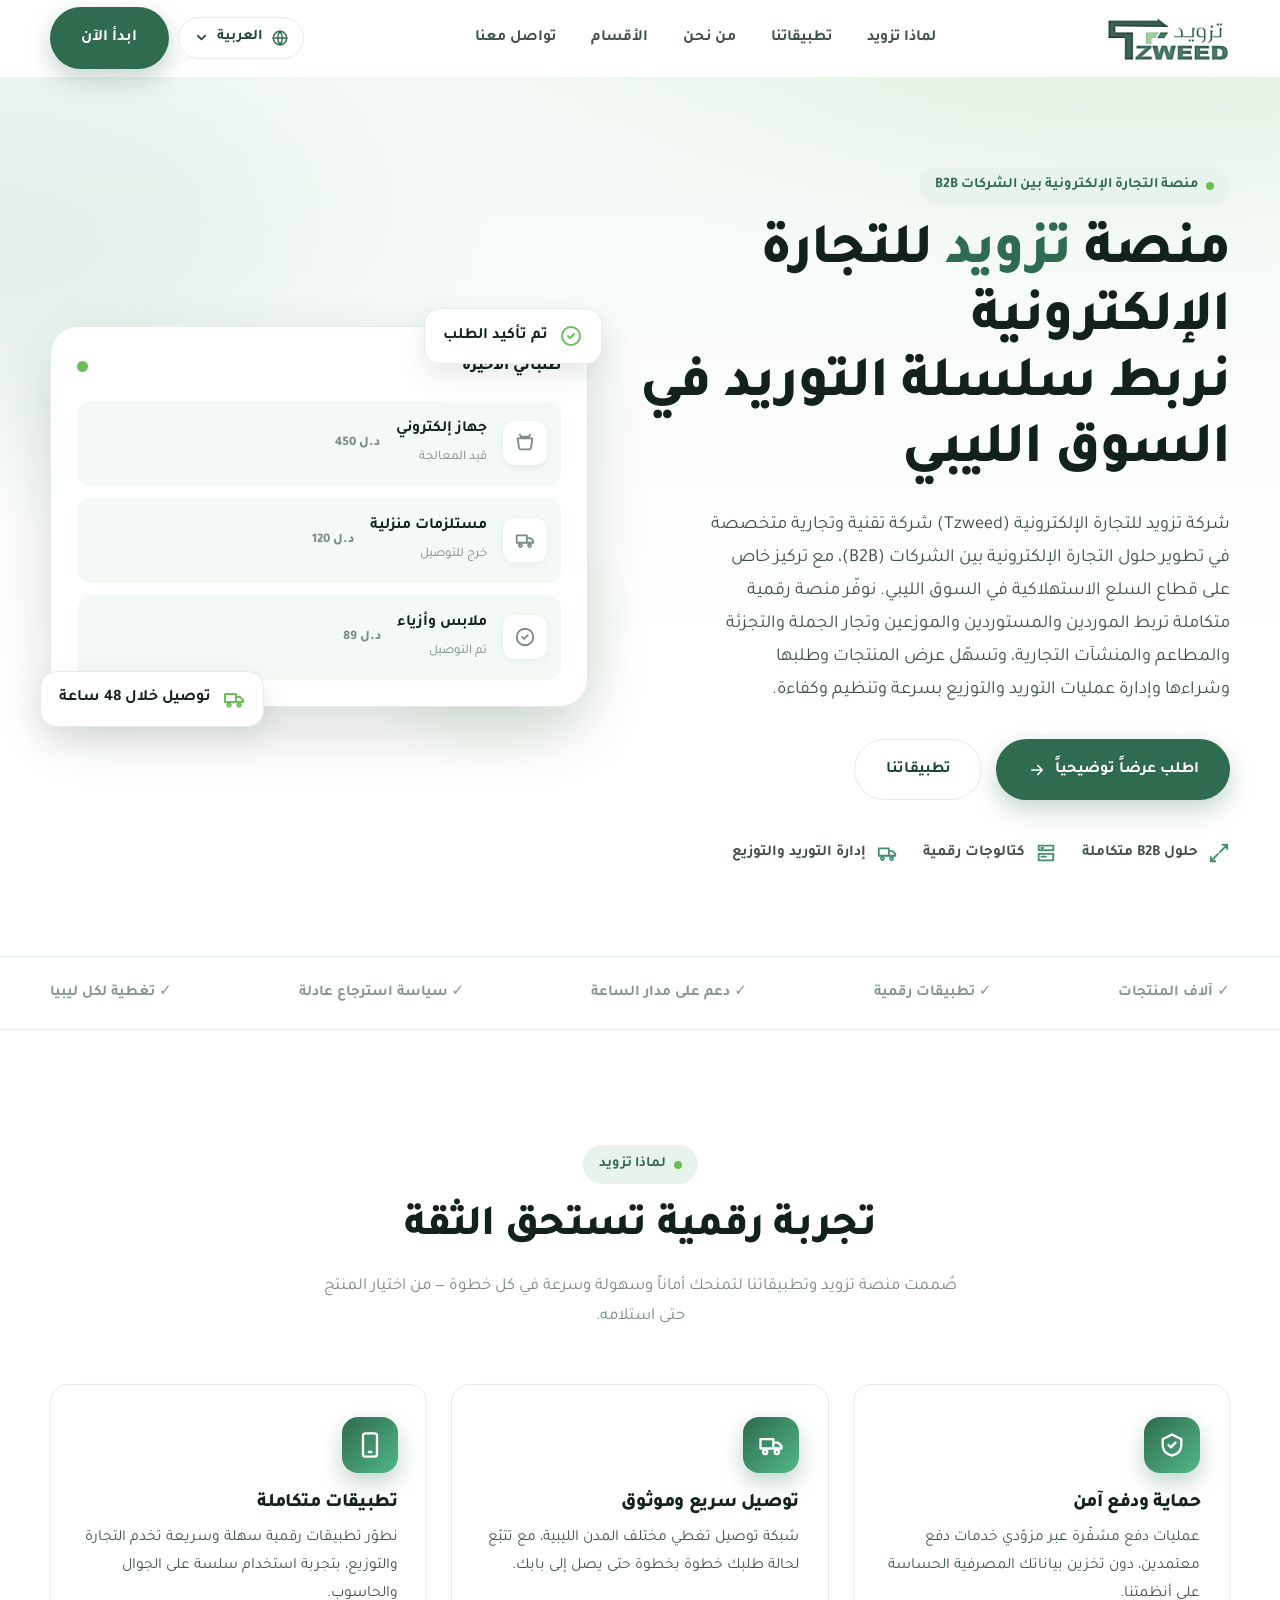
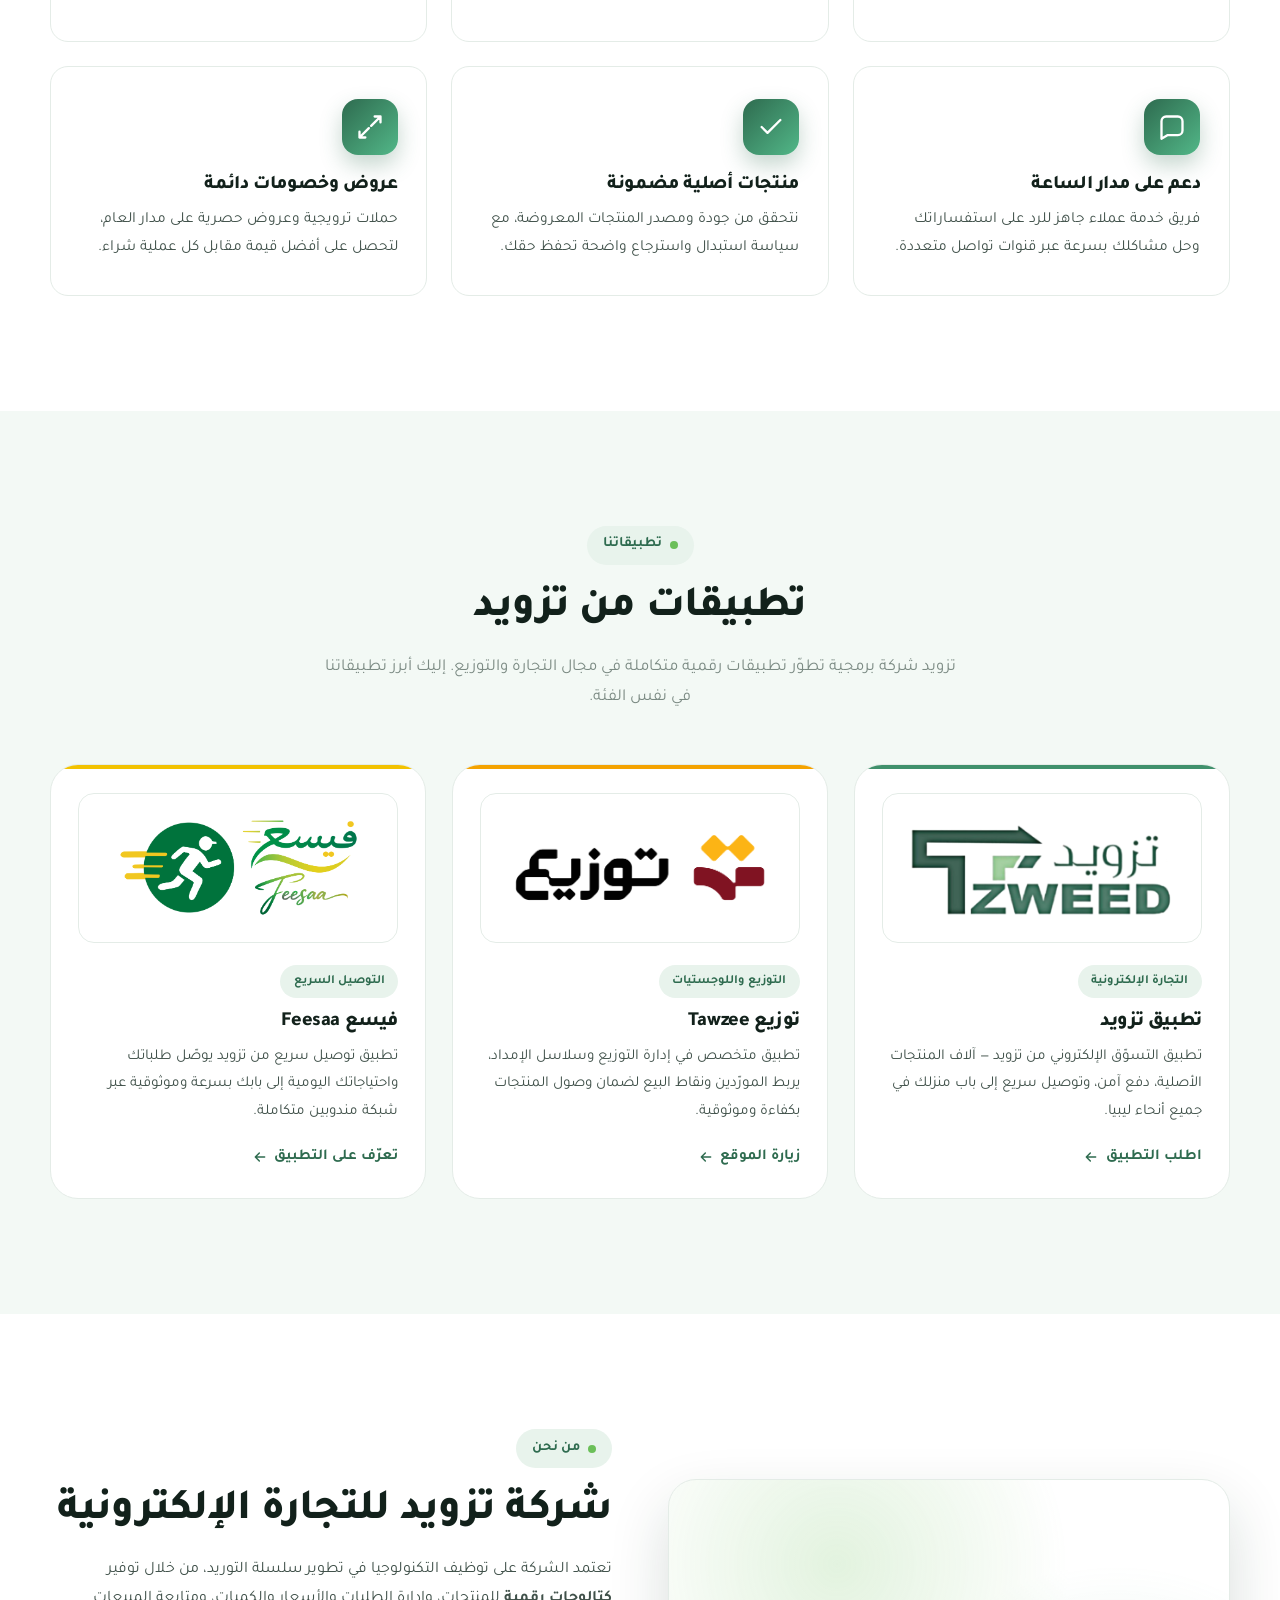
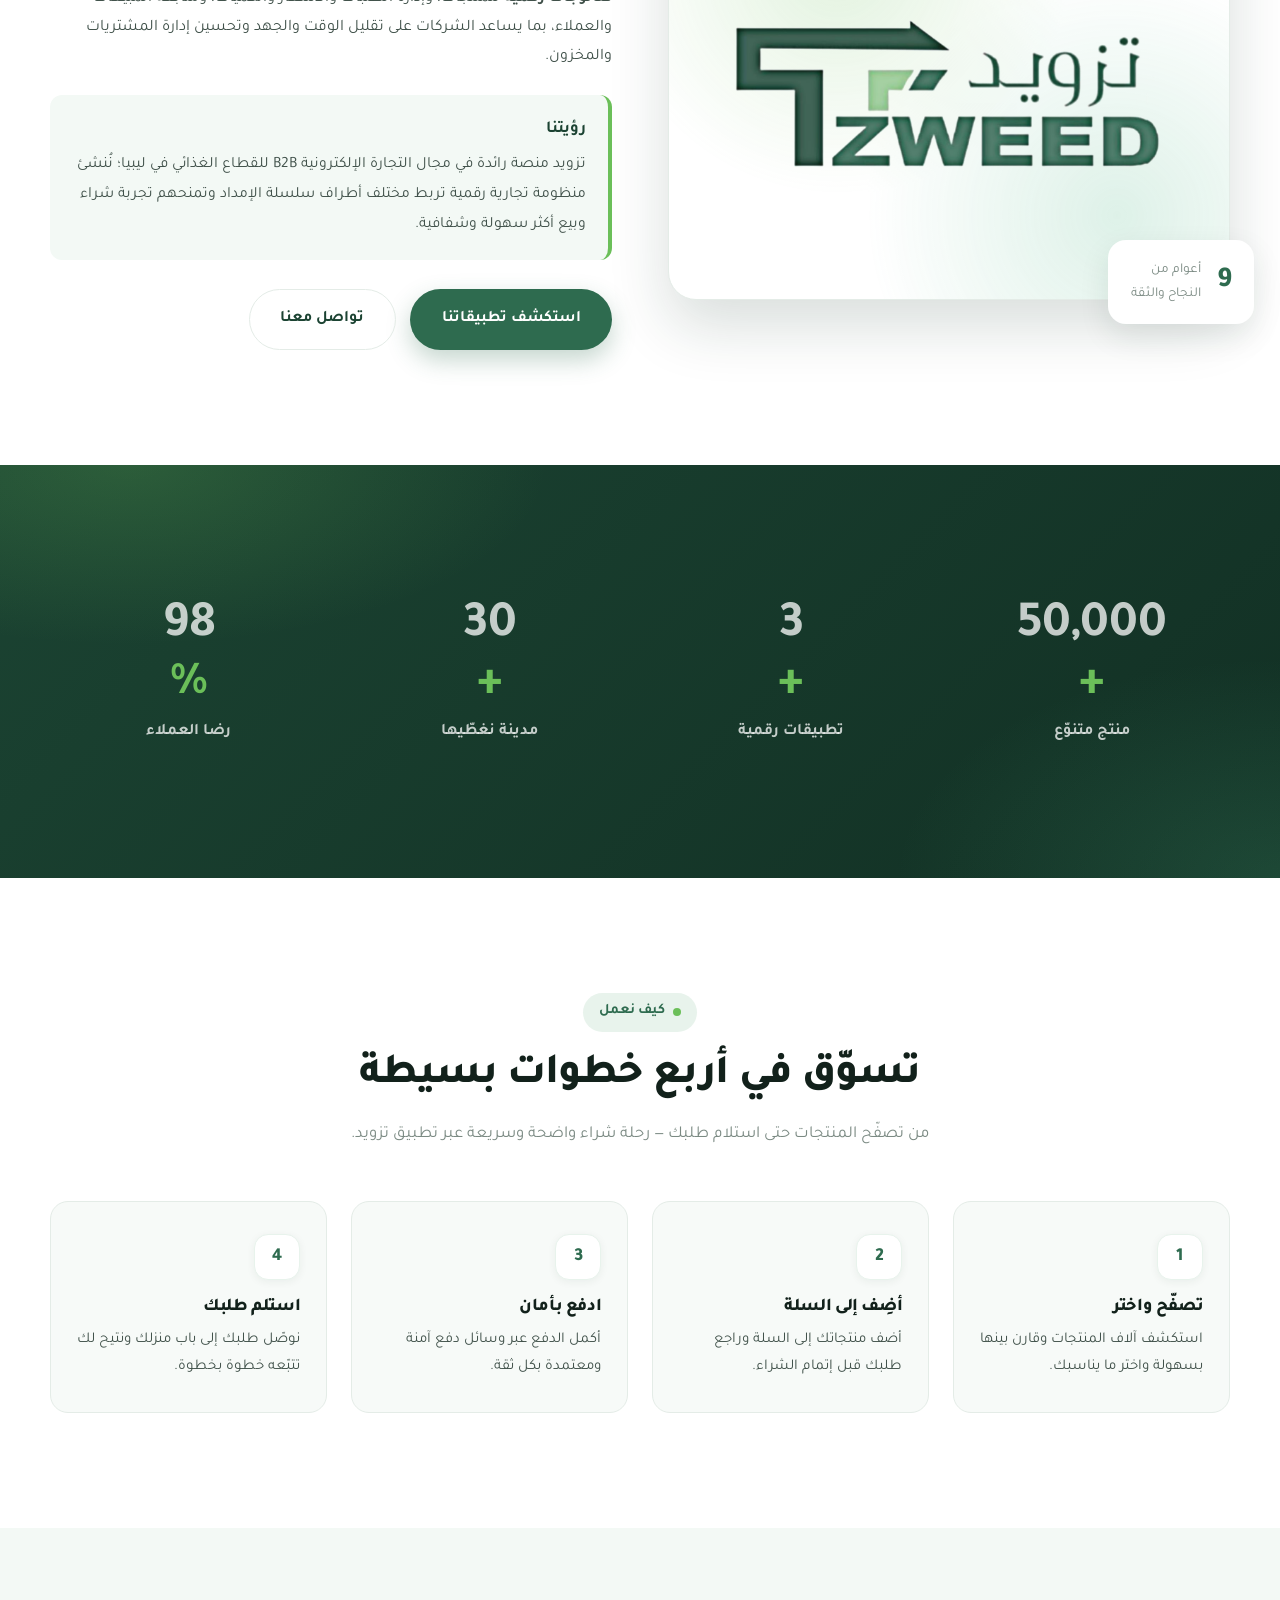
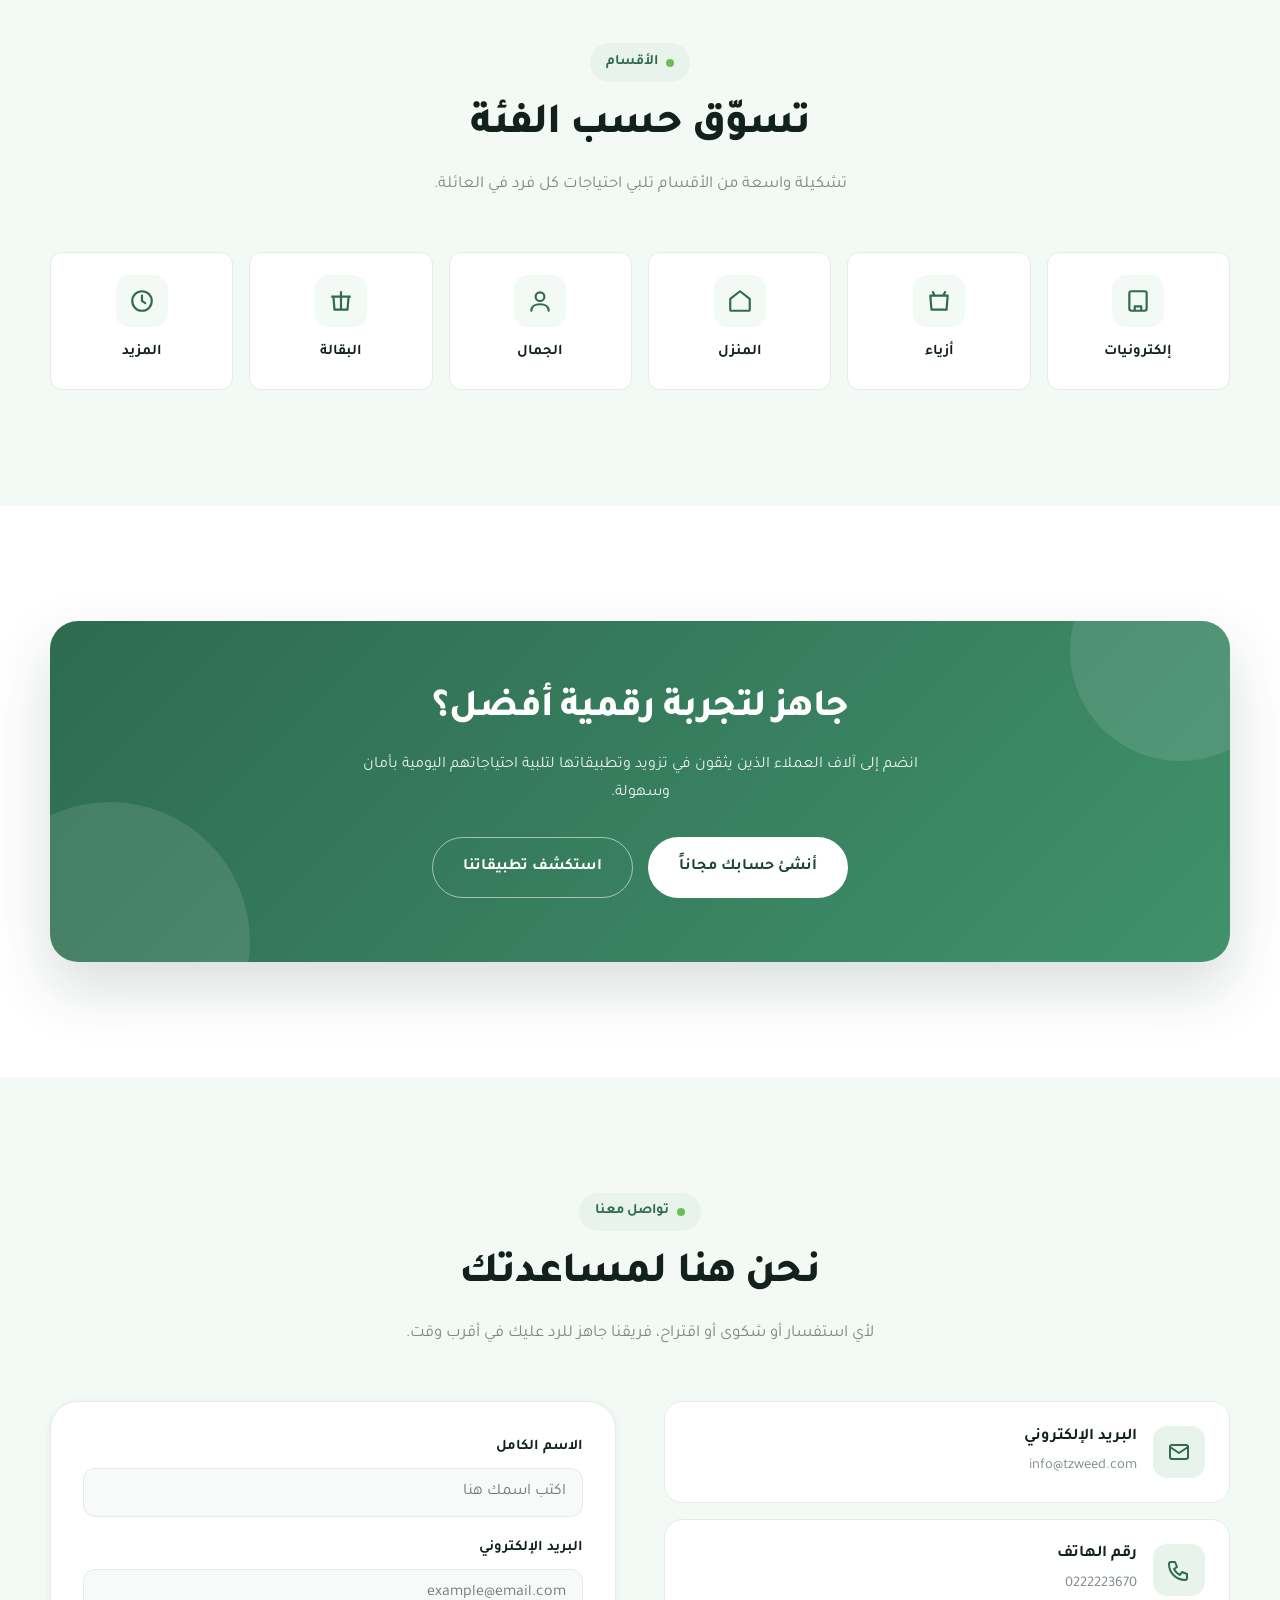
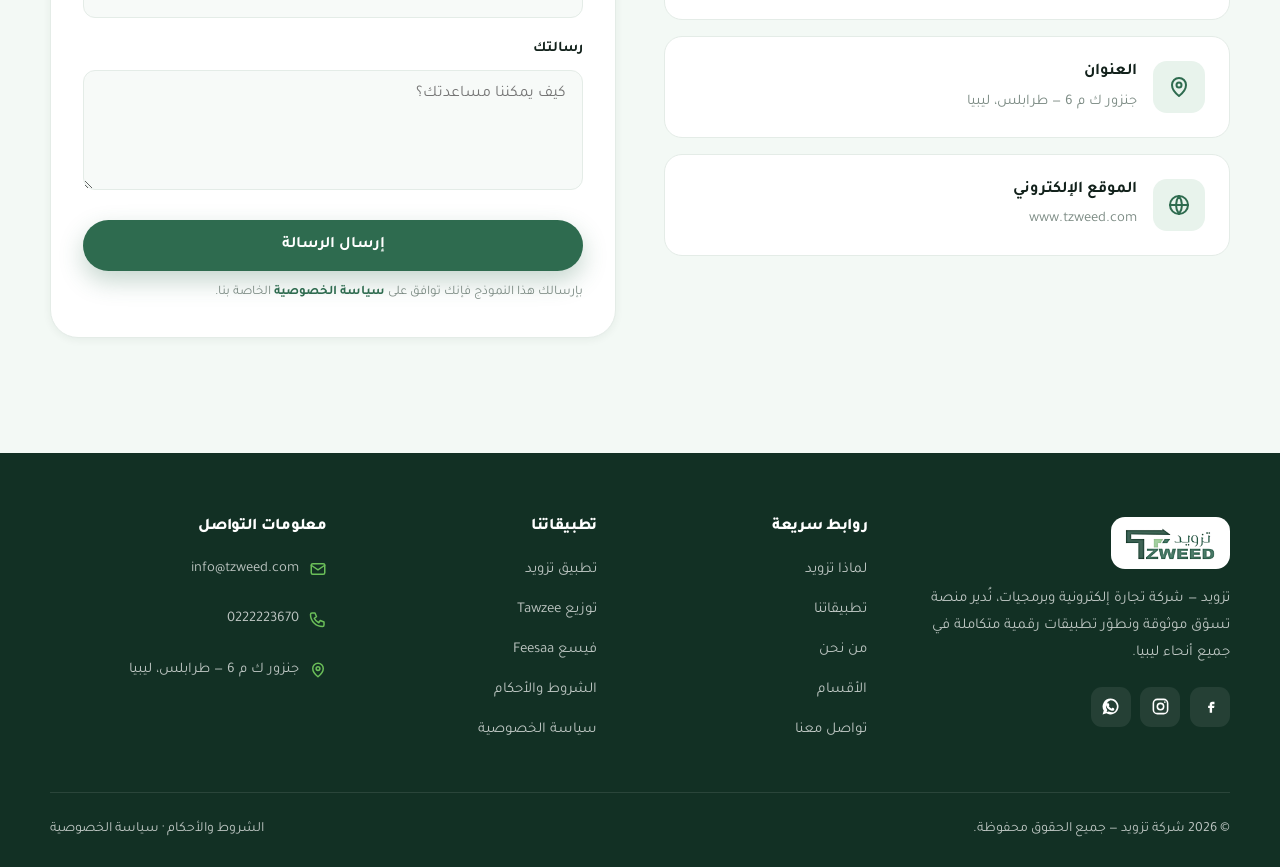
<file: index.html>
<!DOCTYPE html>
<html lang="ar" dir="rtl">
<head>
<meta charset="UTF-8">
<meta name="viewport" content="width=device-width, initial-scale=1">
<title>تزويد | Tzweed — التجارة الإلكترونية B2B</title>
<meta name="description" content="تزويد — منصة تجارة إلكترونية بين الشركات B2B لقطاع السلع الاستهلاكية في ليبيا. Tzweed B2B e‑commerce platform for the Libyan consumer‑goods sector.">
<link rel="icon" type="image/png" href="assets/logo.png">
<link rel="preconnect" href="https://fonts.googleapis.com">
<link rel="preconnect" href="https://fonts.gstatic.com" crossorigin>
<link href="https://fonts.googleapis.com/css2?family=Tajawal:wght@400;500;700;800&family=Cairo:wght@600;700;800&display=swap" rel="stylesheet">
<link rel="stylesheet" href="css/styles.css">
</head>
<body>

<!-- ============ HEADER ============ -->
<header class="site-header">
  <div class="container nav">
    <a href="index.html" class="brand" aria-label="تزويد Tzweed">
      <img src="assets/logo.png" alt="تزويد Tzweed" class="brand-logo">
    </a>
    <nav class="nav-links" aria-label="التنقل الرئيسي">
      <a href="#features" data-i18n="nav.features">لماذا تزويد</a>
      <a href="#apps" data-i18n="nav.apps">تطبيقاتنا</a>
      <a href="#about" data-i18n="nav.about">من نحن</a>
      <a href="#categories" data-i18n="nav.categories">الأقسام</a>
      <a href="#contact" data-i18n="nav.contact">تواصل معنا</a>
    </nav>
    <div class="nav-cta">
      <div class="lang-switch">
        <button class="lang-btn" id="langBtn" aria-haspopup="true" aria-expanded="false" aria-label="Language">
          <svg class="globe" viewBox="0 0 24 24" fill="none" stroke="currentColor" stroke-width="2"><circle cx="12" cy="12" r="9"/><path d="M3 12h18M12 3a15 15 0 0 1 0 18M12 3a15 15 0 0 0 0 18" stroke-linecap="round"/></svg>
          <span id="langCurrent">العربية</span>
          <svg class="chev" viewBox="0 0 24 24" fill="none" stroke="currentColor" stroke-width="2.4"><path d="M6 9l6 6 6-6" stroke-linecap="round" stroke-linejoin="round"/></svg>
        </button>
        <div class="lang-menu" id="langMenu" role="menu">
          <button class="lang-opt" data-lang="ar" role="menuitem">
            <span class="lo-name">العربية</span>
            <span class="lo-code">AR</span>
            <svg class="lo-check" viewBox="0 0 24 24" fill="none" stroke="currentColor" stroke-width="2.6"><path d="M20 6L9 17l-5-5" stroke-linecap="round" stroke-linejoin="round"/></svg>
          </button>
          <button class="lang-opt" data-lang="en" role="menuitem">
            <span class="lo-name">English</span>
            <span class="lo-code">EN</span>
            <svg class="lo-check" viewBox="0 0 24 24" fill="none" stroke="currentColor" stroke-width="2.6"><path d="M20 6L9 17l-5-5" stroke-linecap="round" stroke-linejoin="round"/></svg>
          </button>
        </div>
      </div>
      <a href="#contact" class="btn btn-primary" data-i18n="nav.start">ابدأ الآن</a>
      <button class="nav-toggle" aria-label="القائمة"><span></span><span></span><span></span></button>
    </div>
  </div>
</header>

<!-- ============ HERO ============ -->
<section class="hero">
  <div class="container hero-grid">
    <div class="hero-copy reveal">
      <span class="eyebrow" data-i18n="hero.eyebrow">منصة التجارة الإلكترونية بين الشركات B2B</span>
      <h1 data-i18n="hero.title">منصة <span class="hl">تزويد</span> للتجارة الإلكترونية<br>نربط سلسلة التوريد في السوق الليبي</h1>
      <p class="lead" data-i18n="hero.lead">شركة تزويد للتجارة الإلكترونية (Tzweed) شركة تقنية وتجارية متخصصة في تطوير حلول التجارة الإلكترونية بين الشركات (B2B)، مع تركيز خاص على قطاع السلع الاستهلاكية في السوق الليبي. نوفّر منصة رقمية متكاملة تربط الموردين والمستوردين والموزعين وتجار الجملة والتجزئة والمطاعم والمنشآت التجارية، وتسهّل عرض المنتجات وطلبها وشراءها وإدارة عمليات التوريد والتوزيع بسرعة وتنظيم وكفاءة.</p>
      <div class="hero-actions">
        <a href="#contact" class="btn btn-primary"><span data-i18n="hero.cta1">اطلب عرضاً توضيحياً</span>
          <svg viewBox="0 0 24 24" fill="none" stroke="currentColor" stroke-width="2.2"><path d="M5 12h14M13 6l6 6-6 6" stroke-linecap="round" stroke-linejoin="round"/></svg>
        </a>
        <a href="#apps" class="btn btn-ghost" data-i18n="hero.cta2">تطبيقاتنا</a>
      </div>
      <div class="hero-badges">
        <div class="hero-badge">
          <svg viewBox="0 0 24 24" fill="none" stroke="currentColor" stroke-width="2"><path d="M16 3h5v5M21 3l-8 8M8 21H3v-5M3 21l8-8" stroke-linecap="round" stroke-linejoin="round"/></svg>
          <span data-i18n="hero.badge1">حلول B2B متكاملة</span>
        </div>
        <div class="hero-badge">
          <svg viewBox="0 0 24 24" fill="none" stroke="currentColor" stroke-width="2"><path d="M4 4h16v5H4zM4 13h16v7H4z" stroke-linejoin="round"/><path d="M7 6.5h2M7 16h5" stroke-linecap="round"/></svg>
          <span data-i18n="hero.badge2">كتالوجات رقمية</span>
        </div>
        <div class="hero-badge">
          <svg viewBox="0 0 24 24" fill="none" stroke="currentColor" stroke-width="2"><path d="M3 7h11v8H3zM14 10h4l3 3v2h-7z" stroke-linejoin="round"/><circle cx="7" cy="18" r="1.6"/><circle cx="17" cy="18" r="1.6"/></svg>
          <span data-i18n="hero.badge3">إدارة التوريد والتوزيع</span>
        </div>
      </div>
    </div>

    <div class="hero-visual reveal" data-d="2">
      <div class="hero-blob"></div>
      <div class="hero-float f1">
        <svg viewBox="0 0 24 24" fill="none" stroke="currentColor" stroke-width="2"><path d="M9 12l2 2 4-4" stroke-linecap="round" stroke-linejoin="round"/><circle cx="12" cy="12" r="9"/></svg>
        <span data-i18n="hero.float1">تم تأكيد الطلب</span>
      </div>
      <div class="hero-card">
        <div class="hero-card-top">
          <span class="hc-title" data-i18n="hero.card.title">طلباتي الأخيرة</span>
          <span class="dot"></span>
        </div>
        <div class="hc-row">
          <span class="hc-ico"><svg viewBox="0 0 24 24" fill="none" stroke="currentColor" stroke-width="2"><path d="M6 2l1.5 3h9L18 2M4 7h16l-1.4 10.2A2 2 0 0 1 16.6 19H7.4a2 2 0 0 1-2-1.8L4 7z" stroke-linejoin="round"/></svg></span>
          <div><b data-i18n="hero.card.r1">جهاز إلكتروني</b><span data-i18n="hero.card.r1s">قيد المعالجة</span></div>
          <span class="hc-amt" dir="ltr">450 د.ل</span>
        </div>
        <div class="hc-row">
          <span class="hc-ico"><svg viewBox="0 0 24 24" fill="none" stroke="currentColor" stroke-width="2"><path d="M3 7h11v8H3zM14 10h4l3 3v2h-7z" stroke-linejoin="round"/><circle cx="7" cy="18" r="1.6"/><circle cx="17" cy="18" r="1.6"/></svg></span>
          <div><b data-i18n="hero.card.r2">مستلزمات منزلية</b><span data-i18n="hero.card.r2s">خرج للتوصيل</span></div>
          <span class="hc-amt" dir="ltr">120 د.ل</span>
        </div>
        <div class="hc-row" style="margin-bottom:0">
          <span class="hc-ico"><svg viewBox="0 0 24 24" fill="none" stroke="currentColor" stroke-width="2"><path d="M9 12l2 2 4-4" stroke-linecap="round" stroke-linejoin="round"/><circle cx="12" cy="12" r="9"/></svg></span>
          <div><b data-i18n="hero.card.r3">ملابس وأزياء</b><span data-i18n="hero.card.r3s">تم التوصيل</span></div>
          <span class="hc-amt" dir="ltr">89 د.ل</span>
        </div>
      </div>
      <div class="hero-float f2">
        <svg viewBox="0 0 24 24" fill="none" stroke="currentColor" stroke-width="2"><path d="M3 7h11v8H3zM14 10h4l3 3v2h-7z" stroke-linejoin="round"/><circle cx="7" cy="18" r="1.6"/><circle cx="17" cy="18" r="1.6"/></svg>
        <span data-i18n="hero.float2">توصيل خلال 48 ساعة</span>
      </div>
    </div>
  </div>
</section>

<!-- ============ TRUST BAR ============ -->
<div class="trust">
  <div class="container trust-inner">
    <span data-i18n="trust1">✓ آلاف المنتجات</span>
    <span data-i18n="trust2">✓ تطبيقات رقمية</span>
    <span data-i18n="trust3">✓ دعم على مدار الساعة</span>
    <span data-i18n="trust4">✓ سياسة استرجاع عادلة</span>
    <span data-i18n="trust5">✓ تغطية لكل ليبيا</span>
  </div>
</div>

<!-- ============ FEATURES ============ -->
<section class="section" id="features">
  <div class="container">
    <div class="sec-head center reveal">
      <span class="eyebrow" data-i18n="feat.eyebrow">لماذا تزويد</span>
      <h2 class="sec-title" data-i18n="feat.title">تجربة رقمية تستحق الثقة</h2>
      <p class="sec-sub" data-i18n="feat.sub">صُممت منصة تزويد وتطبيقاتنا لتمنحك أماناً وسهولة وسرعة في كل خطوة — من اختيار المنتج حتى استلامه.</p>
    </div>
    <div class="features-grid">
      <article class="feature reveal" data-d="1">
        <div class="f-ico"><svg viewBox="0 0 24 24" fill="none" stroke="currentColor" stroke-width="2"><path d="M12 3l8 4v5c0 5-3.5 8-8 9-4.5-1-8-4-8-9V7z" stroke-linejoin="round"/><path d="M9 12l2 2 4-4" stroke-linecap="round" stroke-linejoin="round"/></svg></div>
        <h3 data-i18n="feat.1t">حماية ودفع آمن</h3>
        <p data-i18n="feat.1p">عمليات دفع مشفّرة عبر مزوّدي خدمات دفع معتمدين، دون تخزين بياناتك المصرفية الحساسة على أنظمتنا.</p>
      </article>
      <article class="feature reveal" data-d="2">
        <div class="f-ico"><svg viewBox="0 0 24 24" fill="none" stroke="currentColor" stroke-width="2"><path d="M3 7h11v8H3zM14 10h4l3 3v2h-7z" stroke-linejoin="round"/><circle cx="7" cy="18" r="1.8"/><circle cx="17" cy="18" r="1.8"/></svg></div>
        <h3 data-i18n="feat.2t">توصيل سريع وموثوق</h3>
        <p data-i18n="feat.2p">شبكة توصيل تغطي مختلف المدن الليبية، مع تتبّع لحالة طلبك خطوة بخطوة حتى يصل إلى بابك.</p>
      </article>
      <article class="feature reveal" data-d="3">
        <div class="f-ico"><svg viewBox="0 0 24 24" fill="none" stroke="currentColor" stroke-width="2"><rect x="6" y="2" width="12" height="20" rx="2"/><path d="M11 18h2" stroke-linecap="round"/></svg></div>
        <h3 data-i18n="feat.3t">تطبيقات متكاملة</h3>
        <p data-i18n="feat.3p">نطوّر تطبيقات رقمية سهلة وسريعة تخدم التجارة والتوزيع، بتجربة استخدام سلسة على الجوال والحاسوب.</p>
      </article>
      <article class="feature reveal" data-d="1">
        <div class="f-ico"><svg viewBox="0 0 24 24" fill="none" stroke="currentColor" stroke-width="2"><path d="M21 15a4 4 0 0 1-4 4H8l-5 3V7a4 4 0 0 1 4-4h10a4 4 0 0 1 4 4z" stroke-linejoin="round"/></svg></div>
        <h3 data-i18n="feat.4t">دعم على مدار الساعة</h3>
        <p data-i18n="feat.4p">فريق خدمة عملاء جاهز للرد على استفساراتك وحل مشاكلك بسرعة عبر قنوات تواصل متعددة.</p>
      </article>
      <article class="feature reveal" data-d="2">
        <div class="f-ico"><svg viewBox="0 0 24 24" fill="none" stroke="currentColor" stroke-width="2"><path d="M20 6L9 17l-5-5" stroke-linecap="round" stroke-linejoin="round"/></svg></div>
        <h3 data-i18n="feat.5t">منتجات أصلية مضمونة</h3>
        <p data-i18n="feat.5p">نتحقق من جودة ومصدر المنتجات المعروضة، مع سياسة استبدال واسترجاع واضحة تحفظ حقك.</p>
      </article>
      <article class="feature reveal" data-d="3">
        <div class="f-ico"><svg viewBox="0 0 24 24" fill="none" stroke="currentColor" stroke-width="2"><path d="M16 3h5v5M21 3l-8 8M8 21H3v-5M3 21l8-8" stroke-linecap="round" stroke-linejoin="round"/></svg></div>
        <h3 data-i18n="feat.6t">عروض وخصومات دائمة</h3>
        <p data-i18n="feat.6p">حملات ترويجية وعروض حصرية على مدار العام، لتحصل على أفضل قيمة مقابل كل عملية شراء.</p>
      </article>
    </div>
  </div>
</section>

<!-- ============ APPS ============ -->
<section class="section" id="apps" style="background:var(--green-mist)">
  <div class="container">
    <div class="sec-head center reveal">
      <span class="eyebrow" data-i18n="apps.eyebrow">تطبيقاتنا</span>
      <h2 class="sec-title" data-i18n="apps.title">تطبيقات من تزويد</h2>
      <p class="sec-sub" data-i18n="apps.sub">تزويد شركة برمجية تطوّر تطبيقات رقمية متكاملة في مجال التجارة والتوزيع. إليك أبرز تطبيقاتنا في نفس الفئة.</p>
    </div>
    <div class="companies">
      <!-- تطبيق تزويد -->
      <article class="company-card reveal" data-d="1">
        <span class="accent-bar" style="background:#40916c"></span>
        <div class="company-logo-box"><img src="assets/logo.png" alt="تطبيق تزويد"></div>
        <span class="sector" data-i18n="apps.tzweed.sector">التجارة الإلكترونية</span>
        <h3 data-i18n="apps.tzweed.name">تطبيق تزويد</h3>
        <p data-i18n="apps.tzweed.desc">تطبيق التسوّق الإلكتروني من تزويد — آلاف المنتجات الأصلية، دفع آمن، وتوصيل سريع إلى باب منزلك في جميع أنحاء ليبيا.</p>
        <a href="#contact" class="company-link"><span data-i18n="apps.tzweed.link">اطلب التطبيق</span>
          <svg viewBox="0 0 24 24" fill="none" stroke="currentColor" stroke-width="2.2"><path d="M19 12H5M11 6l-6 6 6 6" stroke-linecap="round" stroke-linejoin="round"/></svg>
        </a>
      </article>

      <!-- توزيع Tawzee -->
      <article class="company-card reveal" data-d="2">
        <span class="accent-bar" style="background:#f4a300"></span>
        <div class="company-logo-box"><img src="assets/companies/tawzee.png" alt="توزيع Tawzee" data-logo-tawzee></div>
        <span class="sector" data-i18n="apps.tawzee.sector">التوزيع واللوجستيات</span>
        <h3 data-i18n="apps.tawzee.name">توزيع Tawzee</h3>
        <p data-i18n="apps.tawzee.desc">تطبيق متخصص في إدارة التوزيع وسلاسل الإمداد، يربط المورّدين ونقاط البيع لضمان وصول المنتجات بكفاءة وموثوقية.</p>
        <a href="https://tawzee.ly/" target="_blank" rel="noopener" class="company-link"><span data-i18n="apps.tawzee.link">زيارة الموقع</span>
          <svg viewBox="0 0 24 24" fill="none" stroke="currentColor" stroke-width="2.2"><path d="M19 12H5M11 6l-6 6 6 6" stroke-linecap="round" stroke-linejoin="round"/></svg>
        </a>
      </article>

      <!-- فيسع Feesaa -->
      <article class="company-card reveal" data-d="3">
        <span class="accent-bar" style="background:#f2c200"></span>
        <div class="company-logo-box"><img src="assets/companies/feesaa.png" alt="فيسع Feesaa"></div>
        <span class="sector" data-i18n="apps.feesaa.sector">التوصيل السريع</span>
        <h3 data-i18n="apps.feesaa.name">فيسع Feesaa</h3>
        <p data-i18n="apps.feesaa.desc">تطبيق توصيل سريع من تزويد يوصّل طلباتك واحتياجاتك اليومية إلى بابك بسرعة وموثوقية عبر شبكة مندوبين متكاملة.</p>
        <a href="#contact" class="company-link"><span data-i18n="apps.feesaa.link">تعرّف على التطبيق</span>
          <svg viewBox="0 0 24 24" fill="none" stroke="currentColor" stroke-width="2.2"><path d="M19 12H5M11 6l-6 6 6 6" stroke-linecap="round" stroke-linejoin="round"/></svg>
        </a>
      </article>
    </div>
  </div>
</section>

<!-- ============ ABOUT ============ -->
<section class="section" id="about">
  <div class="container split">
    <div class="about-visual reveal">
      <div class="about-img logo-frame">
        <img src="assets/logo.png" alt="تزويد" class="logo-big">
      </div>
      <div class="about-stat">
        <b data-count="9" data-suffix="">0</b>
        <span data-i18n="about.stat">أعوام من<br>النجاح والثقة</span>
      </div>
    </div>
    <div class="about-copy reveal" data-d="2">
      <span class="eyebrow" data-i18n="about.eyebrow">من نحن</span>
      <h2 class="sec-title" data-i18n="about.title">شركة تزويد للتجارة الإلكترونية</h2>
      <p style="margin-top:1rem" data-i18n="about.p">تعتمد الشركة على توظيف التكنولوجيا في تطوير سلسلة التوريد، من خلال توفير <strong>كتالوجات رقمية</strong> للمنتجات، وإدارة الطلبات والأسعار والكميات، ومتابعة المبيعات والعملاء، بما يساعد الشركات على تقليل الوقت والجهد وتحسين إدارة المشتريات والمخزون.</p>
      <div class="vision-box">
        <b data-i18n="about.vision.label">رؤيتنا</b>
        <span data-i18n="about.vision.text">تزويد منصة رائدة في مجال التجارة الإلكترونية B2B للقطاع الغذائي في ليبيا؛ نُنشئ منظومة تجارية رقمية تربط مختلف أطراف سلسلة الإمداد وتمنحهم تجربة شراء وبيع أكثر سهولة وشفافية.</span>
      </div>
      <div class="hero-actions" style="margin-top:1.8rem">
        <a href="#apps" class="btn btn-primary" data-i18n="about.cta1">استكشف تطبيقاتنا</a>
        <a href="#contact" class="btn btn-ghost" data-i18n="about.cta2">تواصل معنا</a>
      </div>
    </div>
  </div>
</section>

<!-- ============ STATS ============ -->
<section class="section stats">
  <div class="container stats-grid">
    <div class="stat reveal" data-d="1"><b><span data-count="50000" data-suffix="">0</span><span class="plus">+</span></b><span data-i18n="stat1">منتج متنوّع</span></div>
    <div class="stat reveal" data-d="2"><b><span data-count="3" data-suffix="">0</span><span class="plus">+</span></b><span data-i18n="stat2">تطبيقات رقمية</span></div>
    <div class="stat reveal" data-d="3"><b><span data-count="30" data-suffix="">0</span><span class="plus">+</span></b><span data-i18n="stat3">مدينة نغطّيها</span></div>
    <div class="stat reveal" data-d="4"><b><span data-count="98" data-suffix="">0</span><span class="plus">%</span></b><span data-i18n="stat4">رضا العملاء</span></div>
  </div>
</section>

<!-- ============ HOW IT WORKS ============ -->
<section class="section" id="how">
  <div class="container">
    <div class="sec-head center reveal">
      <span class="eyebrow" data-i18n="how.eyebrow">كيف نعمل</span>
      <h2 class="sec-title" data-i18n="how.title">تسوّق في أربع خطوات بسيطة</h2>
      <p class="sec-sub" data-i18n="how.sub">من تصفّح المنتجات حتى استلام طلبك — رحلة شراء واضحة وسريعة عبر تطبيق تزويد.</p>
    </div>
    <div class="steps">
      <div class="step reveal" data-d="1"><div class="num"></div><h3 data-i18n="how.1t">تصفّح واختر</h3><p data-i18n="how.1p">استكشف آلاف المنتجات وقارن بينها بسهولة واختر ما يناسبك.</p></div>
      <div class="step reveal" data-d="2"><div class="num"></div><h3 data-i18n="how.2t">أضِف إلى السلة</h3><p data-i18n="how.2p">أضف منتجاتك إلى السلة وراجع طلبك قبل إتمام الشراء.</p></div>
      <div class="step reveal" data-d="3"><div class="num"></div><h3 data-i18n="how.3t">ادفع بأمان</h3><p data-i18n="how.3p">أكمل الدفع عبر وسائل دفع آمنة ومعتمدة بكل ثقة.</p></div>
      <div class="step reveal" data-d="4"><div class="num"></div><h3 data-i18n="how.4t">استلم طلبك</h3><p data-i18n="how.4p">نوصّل طلبك إلى باب منزلك ونتيح لك تتبّعه خطوة بخطوة.</p></div>
    </div>
  </div>
</section>

<!-- ============ CATEGORIES ============ -->
<section class="section" id="categories" style="background:var(--green-mist)">
  <div class="container">
    <div class="sec-head center reveal">
      <span class="eyebrow" data-i18n="cat.eyebrow">الأقسام</span>
      <h2 class="sec-title" data-i18n="cat.title">تسوّق حسب الفئة</h2>
      <p class="sec-sub" data-i18n="cat.sub">تشكيلة واسعة من الأقسام تلبي احتياجات كل فرد في العائلة.</p>
    </div>
    <div class="cats">
      <div class="cat reveal" data-d="1"><div class="c-ico"><svg viewBox="0 0 24 24" fill="none" stroke="currentColor" stroke-width="2"><rect x="4" y="3" width="16" height="18" rx="2"/><path d="M9 21v-4h6v4" stroke-linejoin="round"/></svg></div><span data-i18n="cat.1">إلكترونيات</span></div>
      <div class="cat reveal" data-d="1"><div class="c-ico"><svg viewBox="0 0 24 24" fill="none" stroke="currentColor" stroke-width="2"><path d="M6 3l2 4h8l2-4M4 7h16l-1 13H5z" stroke-linejoin="round"/></svg></div><span data-i18n="cat.2">أزياء</span></div>
      <div class="cat reveal" data-d="2"><div class="c-ico"><svg viewBox="0 0 24 24" fill="none" stroke="currentColor" stroke-width="2"><path d="M3 10l9-7 9 7v10a1 1 0 0 1-1 1H4a1 1 0 0 1-1-1z" stroke-linejoin="round"/></svg></div><span data-i18n="cat.3">المنزل</span></div>
      <div class="cat reveal" data-d="2"><div class="c-ico"><svg viewBox="0 0 24 24" fill="none" stroke="currentColor" stroke-width="2"><circle cx="12" cy="8" r="4"/><path d="M4 21c0-4 3.5-6 8-6s8 2 8 6" stroke-linecap="round"/></svg></div><span data-i18n="cat.4">الجمال</span></div>
      <div class="cat reveal" data-d="3"><div class="c-ico"><svg viewBox="0 0 24 24" fill="none" stroke="currentColor" stroke-width="2"><path d="M12 3v18M3 8h18M5 8l1 12h12l1-12" stroke-linejoin="round"/></svg></div><span data-i18n="cat.5">البقالة</span></div>
      <div class="cat reveal" data-d="3"><div class="c-ico"><svg viewBox="0 0 24 24" fill="none" stroke="currentColor" stroke-width="2"><circle cx="12" cy="12" r="9"/><path d="M12 7v5l3 2" stroke-linecap="round"/></svg></div><span data-i18n="cat.6">المزيد</span></div>
    </div>
  </div>
</section>

<!-- ============ CTA ============ -->
<section class="section">
  <div class="container">
    <div class="cta reveal">
      <h2 data-i18n="cta.title">جاهز لتجربة رقمية أفضل؟</h2>
      <p data-i18n="cta.text">انضم إلى آلاف العملاء الذين يثقون في تزويد وتطبيقاتها لتلبية احتياجاتهم اليومية بأمان وسهولة.</p>
      <div class="hero-actions">
        <a href="#contact" class="btn btn-light" data-i18n="cta.b1">أنشئ حسابك مجاناً</a>
        <a href="#apps" class="btn btn-outline-light" data-i18n="cta.b2">استكشف تطبيقاتنا</a>
      </div>
    </div>
  </div>
</section>

<!-- ============ CONTACT ============ -->
<section class="section" id="contact" style="background:var(--green-mist)">
  <div class="container">
    <div class="sec-head center reveal">
      <span class="eyebrow" data-i18n="contact.eyebrow">تواصل معنا</span>
      <h2 class="sec-title" data-i18n="contact.title">نحن هنا لمساعدتك</h2>
      <p class="sec-sub" data-i18n="contact.sub">لأي استفسار أو شكوى أو اقتراح، فريقنا جاهز للرد عليك في أقرب وقت.</p>
    </div>
    <div class="contact-grid">
      <div class="contact-cards reveal">
        <a class="contact-card" href="mailto:info@tzweed.com">
          <span class="cc-ico"><svg viewBox="0 0 24 24" fill="none" stroke="currentColor" stroke-width="2"><rect x="3" y="5" width="18" height="14" rx="2"/><path d="M3 7l9 6 9-6" stroke-linecap="round" stroke-linejoin="round"/></svg></span>
          <div><b data-i18n="contact.email">البريد الإلكتروني</b><span dir="ltr">info@tzweed.com</span></div>
        </a>
        <a class="contact-card" href="tel:0222223670">
          <span class="cc-ico"><svg viewBox="0 0 24 24" fill="none" stroke="currentColor" stroke-width="2"><path d="M4 4h4l2 5-3 2a12 12 0 0 0 6 6l2-3 5 2v4a2 2 0 0 1-2 2A16 16 0 0 1 2 6a2 2 0 0 1 2-2z" stroke-linejoin="round"/></svg></span>
          <div><b data-i18n="contact.phone">رقم الهاتف</b><span dir="ltr">0222223670</span></div>
        </a>
        <div class="contact-card">
          <span class="cc-ico"><svg viewBox="0 0 24 24" fill="none" stroke="currentColor" stroke-width="2"><path d="M12 21s-7-5.5-7-11a7 7 0 0 1 14 0c0 5.5-7 11-7 11z" stroke-linejoin="round"/><circle cx="12" cy="10" r="2.5"/></svg></span>
          <div><b data-i18n="contact.addr">العنوان</b><span data-i18n="contact.addrv">جنزور ك م 6 — طرابلس، ليبيا</span></div>
        </div>
        <a class="contact-card" href="https://www.tzweed.com">
          <span class="cc-ico"><svg viewBox="0 0 24 24" fill="none" stroke="currentColor" stroke-width="2"><circle cx="12" cy="12" r="9"/><path d="M3 12h18M12 3a15 15 0 0 1 0 18M12 3a15 15 0 0 0 0 18" stroke-linecap="round"/></svg></span>
          <div><b data-i18n="contact.web">الموقع الإلكتروني</b><span dir="ltr">www.tzweed.com</span></div>
        </a>
      </div>

      <form class="contact-form reveal" data-d="2" id="contactForm">
        <div class="field">
          <label for="name" data-i18n="contact.f.name">الاسم الكامل</label>
          <input id="name" name="name" type="text" placeholder="اكتب اسمك هنا" data-i18n-ph="contact.f.namep" required>
        </div>
        <div class="field">
          <label for="email" data-i18n="contact.f.email">البريد الإلكتروني</label>
          <input id="email" name="email" type="email" placeholder="example@email.com" required>
        </div>
        <div class="field">
          <label for="msg" data-i18n="contact.f.msg">رسالتك</label>
          <textarea id="msg" name="msg" placeholder="كيف يمكننا مساعدتك؟" data-i18n-ph="contact.f.msgp" required></textarea>
        </div>
        <button type="submit" class="btn btn-primary" style="width:100%;justify-content:center" data-i18n="contact.f.send">إرسال الرسالة</button>
        <p class="form-note" data-i18n="contact.f.note">بإرسالك هذا النموذج فإنك توافق على <a href="privacy.html" style="color:var(--green-700);font-weight:700">سياسة الخصوصية</a> الخاصة بنا.</p>
      </form>
    </div>
  </div>
</section>

<!-- ============ FOOTER ============ -->
<footer class="site-footer">
  <div class="container">
    <div class="footer-grid">
      <div class="footer-brand">
        <a href="index.html" class="brand">
          <img src="assets/logo.png" alt="تزويد Tzweed" class="footer-logo">
        </a>
        <p data-i18n="footer.about">تزويد — شركة تجارة إلكترونية وبرمجيات، نُدير منصة تسوّق موثوقة ونطوّر تطبيقات رقمية متكاملة في جميع أنحاء ليبيا.</p>
        <div class="footer-social">
          <a href="#" aria-label="فيسبوك"><svg viewBox="0 0 24 24" fill="currentColor"><path d="M14 9h3V6h-3c-1.7 0-3 1.3-3 3v2H9v3h2v6h3v-6h2.5l.5-3H14v-1.5c0-.6.4-.5 0 0z"/></svg></a>
          <a href="#" aria-label="انستغرام"><svg viewBox="0 0 24 24" fill="none" stroke="currentColor" stroke-width="2"><rect x="3" y="3" width="18" height="18" rx="5"/><circle cx="12" cy="12" r="4"/><circle cx="17.5" cy="6.5" r="1" fill="currentColor" stroke="none"/></svg></a>
          <a href="#" aria-label="واتساب"><svg viewBox="0 0 24 24" fill="currentColor"><path d="M12 2a10 10 0 0 0-8.5 15.2L2 22l4.9-1.5A10 10 0 1 0 12 2zm0 2a8 8 0 0 1 6.3 12.9c-.2.3-1.4 2.5-4.3 2.5a8 8 0 0 1-4-1l-.4-.2-2.5.8.8-2.4-.2-.4A8 8 0 0 1 12 4zm4.4 10.3c-.2-.1-1.4-.7-1.6-.8-.2-.1-.4-.1-.5.1l-.7.9c-.1.1-.3.2-.5.1a6.5 6.5 0 0 1-3.2-2.8c-.1-.2 0-.4.1-.5l.4-.5.2-.4v-.4l-.8-1.8c-.2-.4-.4-.4-.5-.4H8c-.2 0-.5.1-.7.3-.3.3-.9.9-.9 2.1s.9 2.5 1 2.6c.1.2 1.8 2.9 4.5 4 .6.3 1.1.4 1.5.5.6.2 1.2.2 1.6.1.5-.1 1.4-.6 1.6-1.1.2-.6.2-1 .1-1.1z"/></svg></a>
        </div>
      </div>
      <div class="footer-col">
        <h4 data-i18n="footer.links">روابط سريعة</h4>
        <ul>
          <li><a href="#features" data-i18n="nav.features">لماذا تزويد</a></li>
          <li><a href="#apps" data-i18n="nav.apps">تطبيقاتنا</a></li>
          <li><a href="#about" data-i18n="nav.about">من نحن</a></li>
          <li><a href="#categories" data-i18n="nav.categories">الأقسام</a></li>
          <li><a href="#contact" data-i18n="nav.contact">تواصل معنا</a></li>
        </ul>
      </div>
      <div class="footer-col">
        <h4 data-i18n="footer.apps">تطبيقاتنا</h4>
        <ul>
          <li><a href="#apps" data-i18n="apps.tzweed.name">تطبيق تزويد</a></li>
          <li><a href="#apps" data-i18n="apps.tawzee.name">توزيع Tawzee</a></li>
          <li><a href="#apps" data-i18n="apps.feesaa.name">فيسع Feesaa</a></li>
          <li><a href="terms.html" data-i18n="footer.terms">الشروط والأحكام</a></li>
          <li><a href="privacy.html" data-i18n="footer.privacy">سياسة الخصوصية</a></li>
        </ul>
      </div>
      <div class="footer-col">
        <h4 data-i18n="footer.contact">معلومات التواصل</h4>
        <ul class="footer-contact">
          <li><svg viewBox="0 0 24 24" fill="none" stroke="currentColor" stroke-width="2"><rect x="3" y="5" width="18" height="14" rx="2"/><path d="M3 7l9 6 9-6" stroke-linecap="round"/></svg> <span dir="ltr">info@tzweed.com</span></li>
          <li><svg viewBox="0 0 24 24" fill="none" stroke="currentColor" stroke-width="2"><path d="M4 4h4l2 5-3 2a12 12 0 0 0 6 6l2-3 5 2v4a2 2 0 0 1-2 2A16 16 0 0 1 2 6a2 2 0 0 1 2-2z" stroke-linejoin="round"/></svg> <span dir="ltr">0222223670</span></li>
          <li><svg viewBox="0 0 24 24" fill="none" stroke="currentColor" stroke-width="2"><path d="M12 21s-7-5.5-7-11a7 7 0 0 1 14 0c0 5.5-7 11-7 11z" stroke-linejoin="round"/><circle cx="12" cy="10" r="2.5"/></svg> <span data-i18n="contact.addrv">جنزور ك م 6، طرابلس، ليبيا</span></li>
        </ul>
      </div>
    </div>
    <div class="footer-bottom">
      <span>© <span id="year">2026</span> <span data-i18n="footer.rights">شركة تزويد — جميع الحقوق محفوظة.</span></span>
      <span><a href="terms.html" data-i18n="footer.terms">الشروط والأحكام</a> · <a href="privacy.html" data-i18n="footer.privacy">سياسة الخصوصية</a></span>
    </div>
  </div>
</footer>

<script src="js/main.js"></script>
<script src="js/i18n.js"></script>
</body>
</html>
</file>
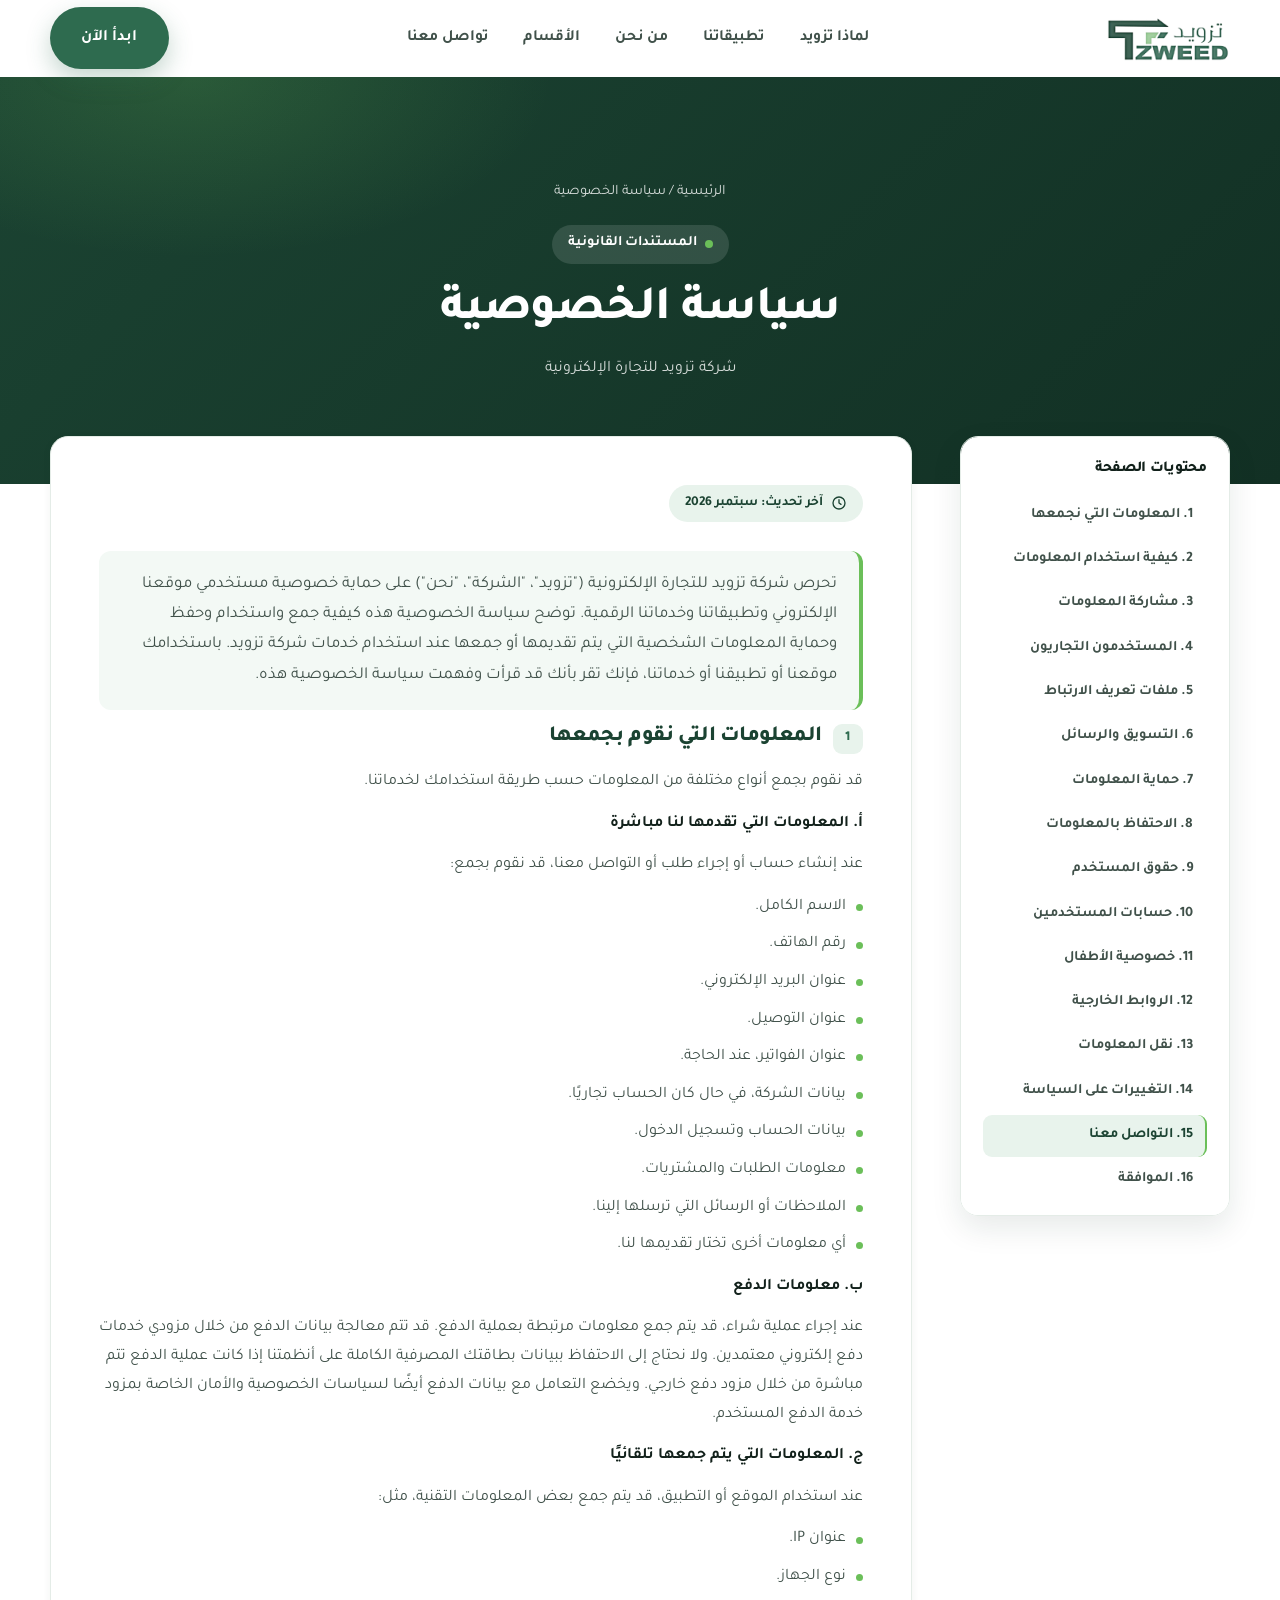
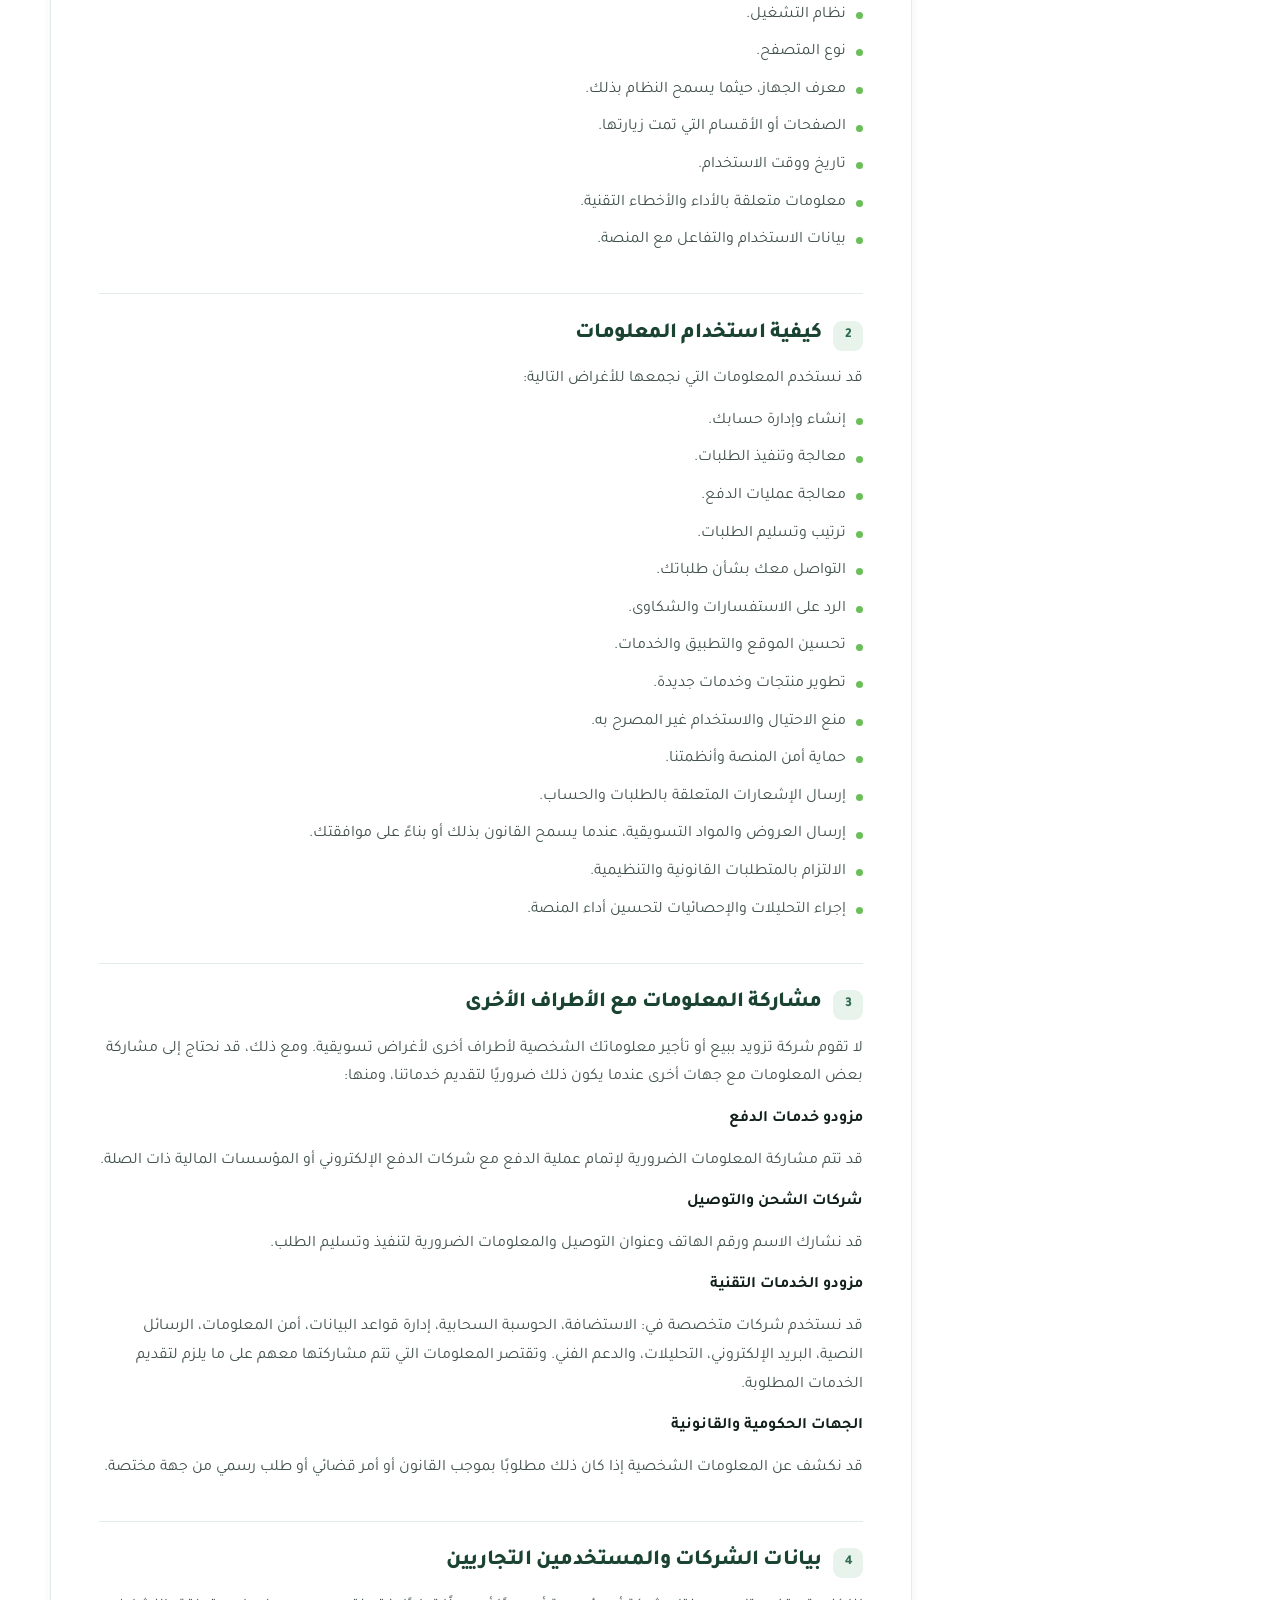
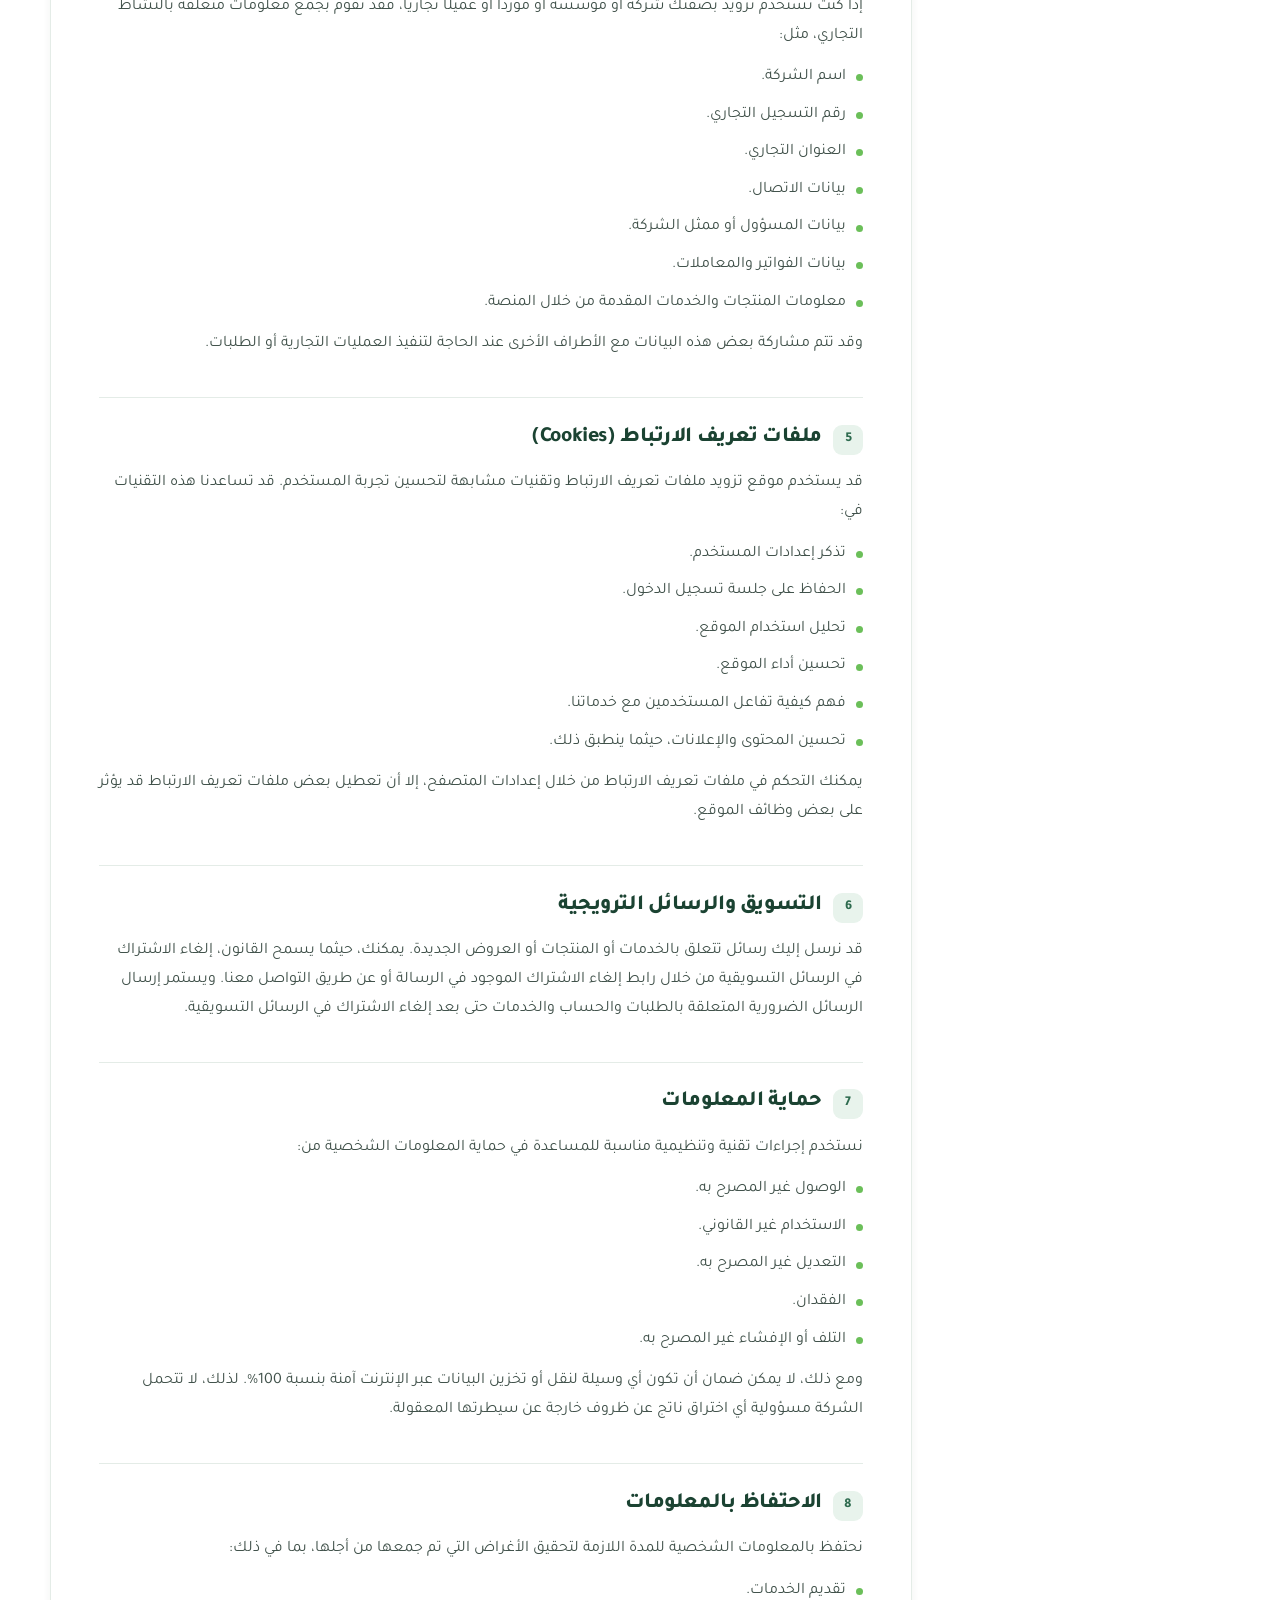
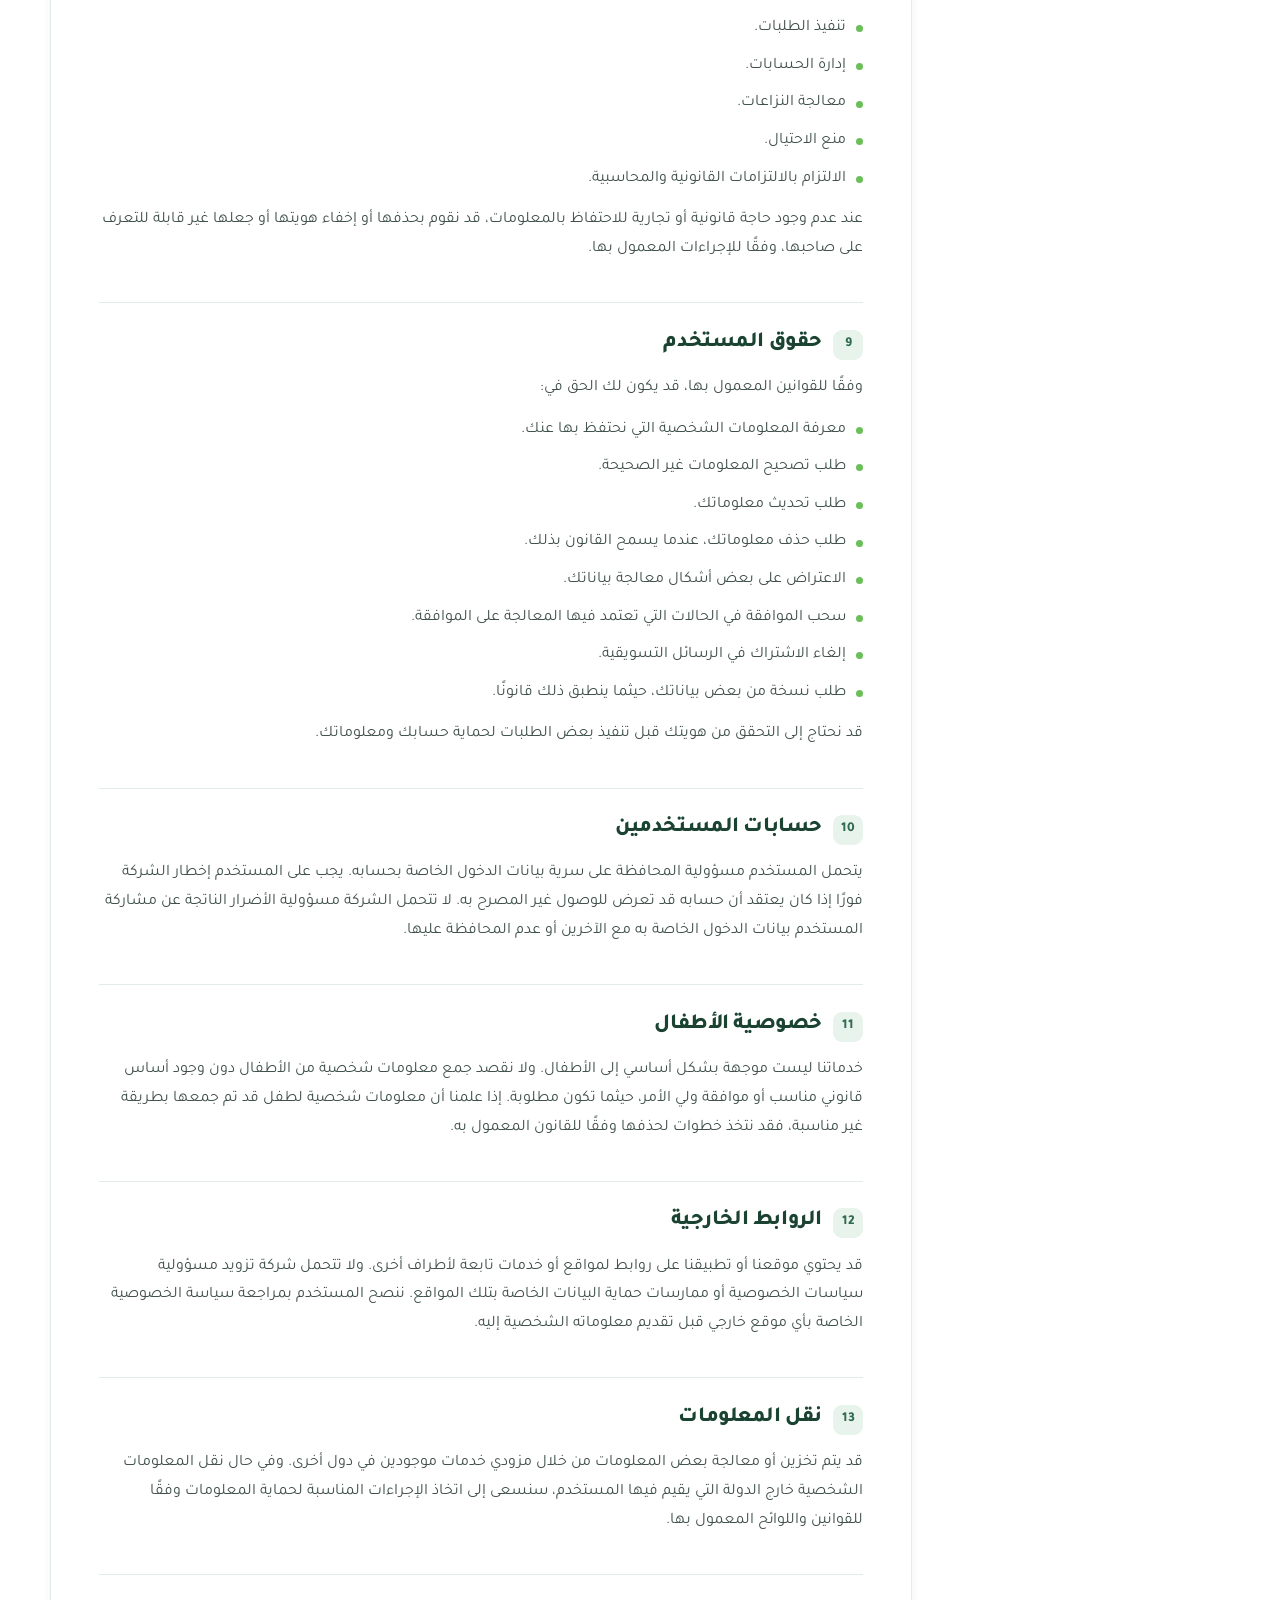
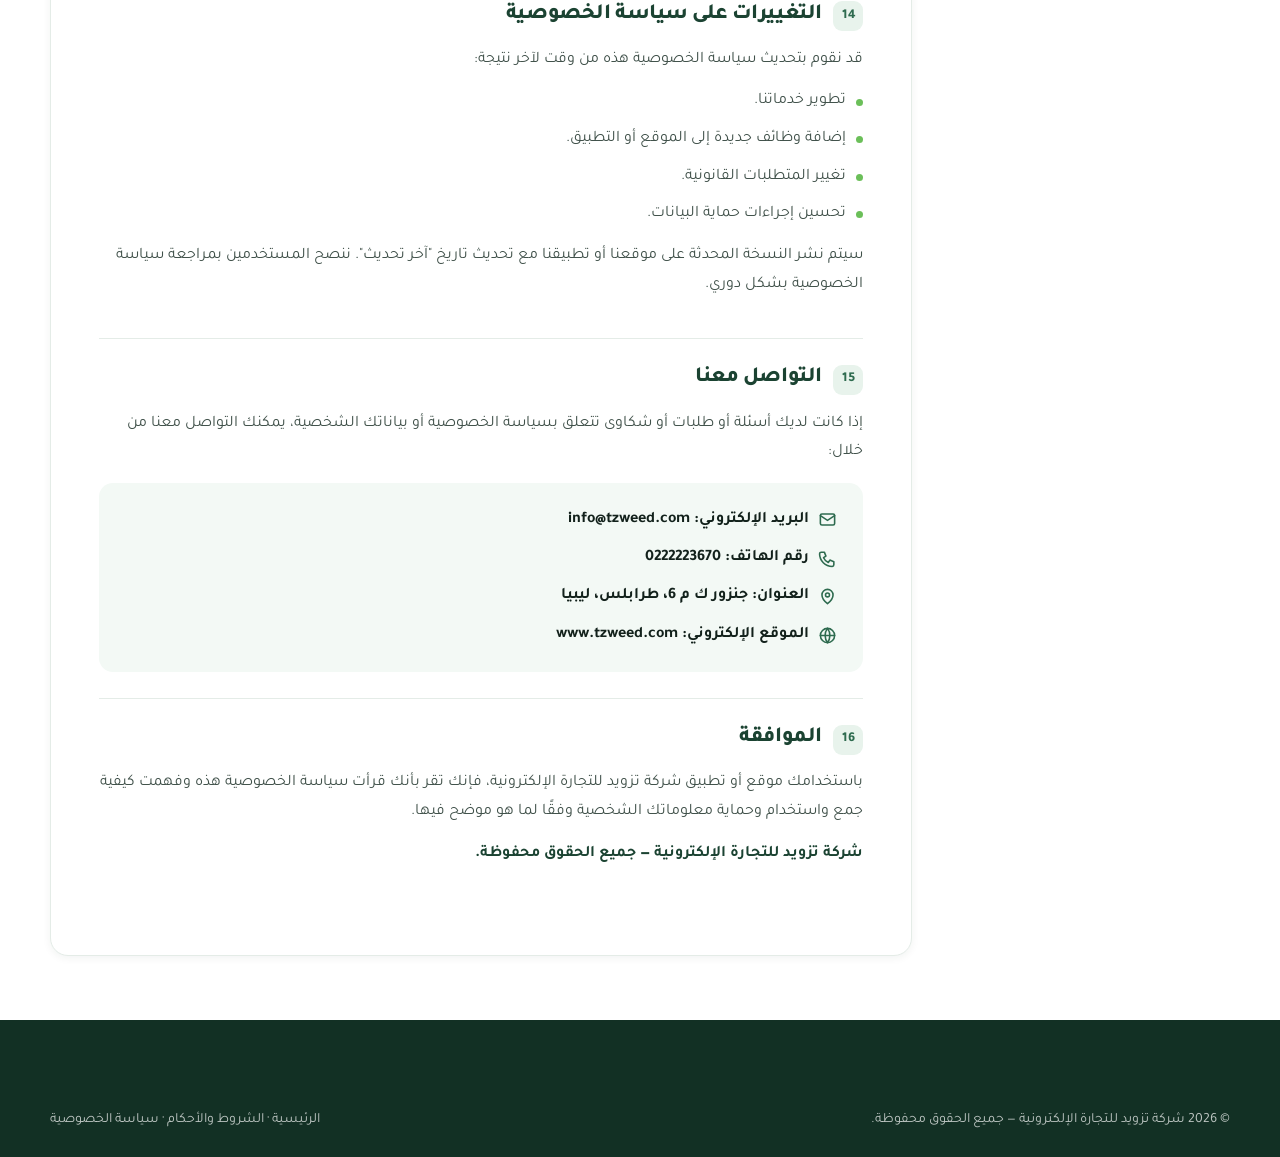
<file: privacy.html>
<!DOCTYPE html>
<html lang="ar" dir="rtl">
<head>
<meta charset="UTF-8">
<meta name="viewport" content="width=device-width, initial-scale=1">
<title>سياسة الخصوصية | تزويد Tzweed</title>
<meta name="description" content="سياسة الخصوصية الخاصة بشركة تزويد للتجارة الإلكترونية — كيفية جمع واستخدام وحماية بياناتك.">
<link rel="icon" type="image/png" href="assets/logo.png">
<link rel="preconnect" href="https://fonts.googleapis.com">
<link rel="preconnect" href="https://fonts.gstatic.com" crossorigin>
<link href="https://fonts.googleapis.com/css2?family=Tajawal:wght@400;500;700;800&family=Cairo:wght@600;700;800&display=swap" rel="stylesheet">
<link rel="stylesheet" href="css/styles.css">
</head>
<body>

<header class="site-header">
  <div class="container nav">
    <a href="index.html" class="brand" aria-label="تزويد Tzweed">
      <img src="assets/logo.png" alt="تزويد Tzweed" class="brand-logo">
    </a>
    <nav class="nav-links" aria-label="التنقل الرئيسي">
      <a href="index.html#features">لماذا تزويد</a>
      <a href="index.html#apps">تطبيقاتنا</a>
      <a href="index.html#about">من نحن</a>
      <a href="index.html#categories">الأقسام</a>
      <a href="index.html#contact">تواصل معنا</a>
    </nav>
    <div class="nav-cta">
      <a href="index.html#contact" class="btn btn-primary">ابدأ الآن</a>
      <button class="nav-toggle" aria-label="القائمة"><span></span><span></span><span></span></button>
    </div>
  </div>
</header>

<section class="page-hero">
  <div class="container">
    <p class="crumbs"><a href="index.html">الرئيسية</a> / سياسة الخصوصية</p>
    <span class="eyebrow">المستندات القانونية</span>
    <h1>سياسة الخصوصية</h1>
    <p>شركة تزويد للتجارة الإلكترونية</p>
  </div>
</section>

<div class="container">
  <div class="legal-wrap">
    <aside class="legal-toc">
      <h4>محتويات الصفحة</h4>
      <ol>
        <li><a href="#s1">1. المعلومات التي نجمعها</a></li>
        <li><a href="#s2">2. كيفية استخدام المعلومات</a></li>
        <li><a href="#s3">3. مشاركة المعلومات</a></li>
        <li><a href="#s4">4. المستخدمون التجاريون</a></li>
        <li><a href="#s5">5. ملفات تعريف الارتباط</a></li>
        <li><a href="#s6">6. التسويق والرسائل</a></li>
        <li><a href="#s7">7. حماية المعلومات</a></li>
        <li><a href="#s8">8. الاحتفاظ بالمعلومات</a></li>
        <li><a href="#s9">9. حقوق المستخدم</a></li>
        <li><a href="#s10">10. حسابات المستخدمين</a></li>
        <li><a href="#s11">11. خصوصية الأطفال</a></li>
        <li><a href="#s12">12. الروابط الخارجية</a></li>
        <li><a href="#s13">13. نقل المعلومات</a></li>
        <li><a href="#s14">14. التغييرات على السياسة</a></li>
        <li><a href="#s15">15. التواصل معنا</a></li>
        <li><a href="#s16">16. الموافقة</a></li>
      </ol>
    </aside>

    <article class="legal-body">
      <span class="updated"><svg viewBox="0 0 24 24" fill="none" stroke="currentColor" stroke-width="2" style="width:16px;height:16px"><circle cx="12" cy="12" r="9"/><path d="M12 7v5l3 2" stroke-linecap="round"/></svg> آخر تحديث: سبتمبر 2026</span>
      <p class="legal-intro">تحرص شركة تزويد للتجارة الإلكترونية ("تزويد"، "الشركة"، "نحن") على حماية خصوصية مستخدمي موقعنا الإلكتروني وتطبيقاتنا وخدماتنا الرقمية. توضح سياسة الخصوصية هذه كيفية جمع واستخدام وحفظ وحماية المعلومات الشخصية التي يتم تقديمها أو جمعها عند استخدام خدمات شركة تزويد. باستخدامك موقعنا أو تطبيقنا أو خدماتنا، فإنك تقر بأنك قد قرأت وفهمت سياسة الخصوصية هذه.</p>

      <section id="s1"><h2><span class="n">1</span> المعلومات التي نقوم بجمعها</h2>
        <p>قد نقوم بجمع أنواع مختلفة من المعلومات حسب طريقة استخدامك لخدماتنا.</p>
        <p style="font-weight:700;color:var(--ink)">أ. المعلومات التي تقدمها لنا مباشرة</p>
        <p>عند إنشاء حساب أو إجراء طلب أو التواصل معنا، قد نقوم بجمع:</p>
        <ul>
          <li>الاسم الكامل.</li>
          <li>رقم الهاتف.</li>
          <li>عنوان البريد الإلكتروني.</li>
          <li>عنوان التوصيل.</li>
          <li>عنوان الفواتير، عند الحاجة.</li>
          <li>بيانات الشركة، في حال كان الحساب تجاريًا.</li>
          <li>بيانات الحساب وتسجيل الدخول.</li>
          <li>معلومات الطلبات والمشتريات.</li>
          <li>الملاحظات أو الرسائل التي ترسلها إلينا.</li>
          <li>أي معلومات أخرى تختار تقديمها لنا.</li>
        </ul>
        <p style="font-weight:700;color:var(--ink)">ب. معلومات الدفع</p>
        <p>عند إجراء عملية شراء، قد يتم جمع معلومات مرتبطة بعملية الدفع. قد تتم معالجة بيانات الدفع من خلال مزودي خدمات دفع إلكتروني معتمدين. ولا نحتاج إلى الاحتفاظ ببيانات بطاقتك المصرفية الكاملة على أنظمتنا إذا كانت عملية الدفع تتم مباشرة من خلال مزود دفع خارجي. ويخضع التعامل مع بيانات الدفع أيضًا لسياسات الخصوصية والأمان الخاصة بمزود خدمة الدفع المستخدم.</p>
        <p style="font-weight:700;color:var(--ink)">ج. المعلومات التي يتم جمعها تلقائيًا</p>
        <p>عند استخدام الموقع أو التطبيق، قد يتم جمع بعض المعلومات التقنية، مثل:</p>
        <ul>
          <li>عنوان IP.</li>
          <li>نوع الجهاز.</li>
          <li>نظام التشغيل.</li>
          <li>نوع المتصفح.</li>
          <li>معرف الجهاز، حيثما يسمح النظام بذلك.</li>
          <li>الصفحات أو الأقسام التي تمت زيارتها.</li>
          <li>تاريخ ووقت الاستخدام.</li>
          <li>معلومات متعلقة بالأداء والأخطاء التقنية.</li>
          <li>بيانات الاستخدام والتفاعل مع المنصة.</li>
        </ul>
      </section>

      <section id="s2"><h2><span class="n">2</span> كيفية استخدام المعلومات</h2>
        <p>قد نستخدم المعلومات التي نجمعها للأغراض التالية:</p>
        <ul>
          <li>إنشاء وإدارة حسابك.</li>
          <li>معالجة وتنفيذ الطلبات.</li>
          <li>معالجة عمليات الدفع.</li>
          <li>ترتيب وتسليم الطلبات.</li>
          <li>التواصل معك بشأن طلباتك.</li>
          <li>الرد على الاستفسارات والشكاوى.</li>
          <li>تحسين الموقع والتطبيق والخدمات.</li>
          <li>تطوير منتجات وخدمات جديدة.</li>
          <li>منع الاحتيال والاستخدام غير المصرح به.</li>
          <li>حماية أمن المنصة وأنظمتنا.</li>
          <li>إرسال الإشعارات المتعلقة بالطلبات والحساب.</li>
          <li>إرسال العروض والمواد التسويقية، عندما يسمح القانون بذلك أو بناءً على موافقتك.</li>
          <li>الالتزام بالمتطلبات القانونية والتنظيمية.</li>
          <li>إجراء التحليلات والإحصائيات لتحسين أداء المنصة.</li>
        </ul>
      </section>

      <section id="s3"><h2><span class="n">3</span> مشاركة المعلومات مع الأطراف الأخرى</h2>
        <p>لا تقوم شركة تزويد ببيع أو تأجير معلوماتك الشخصية لأطراف أخرى لأغراض تسويقية. ومع ذلك، قد نحتاج إلى مشاركة بعض المعلومات مع جهات أخرى عندما يكون ذلك ضروريًا لتقديم خدماتنا، ومنها:</p>
        <p style="font-weight:700;color:var(--ink)">مزودو خدمات الدفع</p>
        <p>قد تتم مشاركة المعلومات الضرورية لإتمام عملية الدفع مع شركات الدفع الإلكتروني أو المؤسسات المالية ذات الصلة.</p>
        <p style="font-weight:700;color:var(--ink)">شركات الشحن والتوصيل</p>
        <p>قد نشارك الاسم ورقم الهاتف وعنوان التوصيل والمعلومات الضرورية لتنفيذ وتسليم الطلب.</p>
        <p style="font-weight:700;color:var(--ink)">مزودو الخدمات التقنية</p>
        <p>قد نستخدم شركات متخصصة في: الاستضافة، الحوسبة السحابية، إدارة قواعد البيانات، أمن المعلومات، الرسائل النصية، البريد الإلكتروني، التحليلات، والدعم الفني. وتقتصر المعلومات التي تتم مشاركتها معهم على ما يلزم لتقديم الخدمات المطلوبة.</p>
        <p style="font-weight:700;color:var(--ink)">الجهات الحكومية والقانونية</p>
        <p>قد نكشف عن المعلومات الشخصية إذا كان ذلك مطلوبًا بموجب القانون أو أمر قضائي أو طلب رسمي من جهة مختصة.</p>
      </section>

      <section id="s4"><h2><span class="n">4</span> بيانات الشركات والمستخدمين التجاريين</h2>
        <p>إذا كنت تستخدم تزويد بصفتك شركة أو مؤسسة أو موردًا أو عميلًا تجاريًا، فقد نقوم بجمع معلومات متعلقة بالنشاط التجاري، مثل:</p>
        <ul>
          <li>اسم الشركة.</li>
          <li>رقم التسجيل التجاري.</li>
          <li>العنوان التجاري.</li>
          <li>بيانات الاتصال.</li>
          <li>بيانات المسؤول أو ممثل الشركة.</li>
          <li>بيانات الفواتير والمعاملات.</li>
          <li>معلومات المنتجات والخدمات المقدمة من خلال المنصة.</li>
        </ul>
        <p>وقد تتم مشاركة بعض هذه البيانات مع الأطراف الأخرى عند الحاجة لتنفيذ العمليات التجارية أو الطلبات.</p>
      </section>

      <section id="s5"><h2><span class="n">5</span> ملفات تعريف الارتباط (Cookies)</h2>
        <p>قد يستخدم موقع تزويد ملفات تعريف الارتباط وتقنيات مشابهة لتحسين تجربة المستخدم. قد تساعدنا هذه التقنيات في:</p>
        <ul>
          <li>تذكر إعدادات المستخدم.</li>
          <li>الحفاظ على جلسة تسجيل الدخول.</li>
          <li>تحليل استخدام الموقع.</li>
          <li>تحسين أداء الموقع.</li>
          <li>فهم كيفية تفاعل المستخدمين مع خدماتنا.</li>
          <li>تحسين المحتوى والإعلانات، حيثما ينطبق ذلك.</li>
        </ul>
        <p>يمكنك التحكم في ملفات تعريف الارتباط من خلال إعدادات المتصفح، إلا أن تعطيل بعض ملفات تعريف الارتباط قد يؤثر على بعض وظائف الموقع.</p>
      </section>

      <section id="s6"><h2><span class="n">6</span> التسويق والرسائل الترويجية</h2>
        <p>قد نرسل إليك رسائل تتعلق بالخدمات أو المنتجات أو العروض الجديدة. يمكنك، حيثما يسمح القانون، إلغاء الاشتراك في الرسائل التسويقية من خلال رابط إلغاء الاشتراك الموجود في الرسالة أو عن طريق التواصل معنا. ويستمر إرسال الرسائل الضرورية المتعلقة بالطلبات والحساب والخدمات حتى بعد إلغاء الاشتراك في الرسائل التسويقية.</p>
      </section>

      <section id="s7"><h2><span class="n">7</span> حماية المعلومات</h2>
        <p>نستخدم إجراءات تقنية وتنظيمية مناسبة للمساعدة في حماية المعلومات الشخصية من:</p>
        <ul>
          <li>الوصول غير المصرح به.</li>
          <li>الاستخدام غير القانوني.</li>
          <li>التعديل غير المصرح به.</li>
          <li>الفقدان.</li>
          <li>التلف أو الإفشاء غير المصرح به.</li>
        </ul>
        <p>ومع ذلك، لا يمكن ضمان أن تكون أي وسيلة لنقل أو تخزين البيانات عبر الإنترنت آمنة بنسبة 100%. لذلك، لا تتحمل الشركة مسؤولية أي اختراق ناتج عن ظروف خارجة عن سيطرتها المعقولة.</p>
      </section>

      <section id="s8"><h2><span class="n">8</span> الاحتفاظ بالمعلومات</h2>
        <p>نحتفظ بالمعلومات الشخصية للمدة اللازمة لتحقيق الأغراض التي تم جمعها من أجلها، بما في ذلك:</p>
        <ul>
          <li>تقديم الخدمات.</li>
          <li>تنفيذ الطلبات.</li>
          <li>إدارة الحسابات.</li>
          <li>معالجة النزاعات.</li>
          <li>منع الاحتيال.</li>
          <li>الالتزام بالالتزامات القانونية والمحاسبية.</li>
        </ul>
        <p>عند عدم وجود حاجة قانونية أو تجارية للاحتفاظ بالمعلومات، قد نقوم بحذفها أو إخفاء هويتها أو جعلها غير قابلة للتعرف على صاحبها، وفقًا للإجراءات المعمول بها.</p>
      </section>

      <section id="s9"><h2><span class="n">9</span> حقوق المستخدم</h2>
        <p>وفقًا للقوانين المعمول بها، قد يكون لك الحق في:</p>
        <ul>
          <li>معرفة المعلومات الشخصية التي نحتفظ بها عنك.</li>
          <li>طلب تصحيح المعلومات غير الصحيحة.</li>
          <li>طلب تحديث معلوماتك.</li>
          <li>طلب حذف معلوماتك، عندما يسمح القانون بذلك.</li>
          <li>الاعتراض على بعض أشكال معالجة بياناتك.</li>
          <li>سحب الموافقة في الحالات التي تعتمد فيها المعالجة على الموافقة.</li>
          <li>إلغاء الاشتراك في الرسائل التسويقية.</li>
          <li>طلب نسخة من بعض بياناتك، حيثما ينطبق ذلك قانونًا.</li>
        </ul>
        <p>قد نحتاج إلى التحقق من هويتك قبل تنفيذ بعض الطلبات لحماية حسابك ومعلوماتك.</p>
      </section>

      <section id="s10"><h2><span class="n">10</span> حسابات المستخدمين</h2>
        <p>يتحمل المستخدم مسؤولية المحافظة على سرية بيانات الدخول الخاصة بحسابه. يجب على المستخدم إخطار الشركة فورًا إذا كان يعتقد أن حسابه قد تعرض للوصول غير المصرح به. لا تتحمل الشركة مسؤولية الأضرار الناتجة عن مشاركة المستخدم بيانات الدخول الخاصة به مع الآخرين أو عدم المحافظة عليها.</p>
      </section>

      <section id="s11"><h2><span class="n">11</span> خصوصية الأطفال</h2>
        <p>خدماتنا ليست موجهة بشكل أساسي إلى الأطفال. ولا نقصد جمع معلومات شخصية من الأطفال دون وجود أساس قانوني مناسب أو موافقة ولي الأمر، حيثما تكون مطلوبة. إذا علمنا أن معلومات شخصية لطفل قد تم جمعها بطريقة غير مناسبة، فقد نتخذ خطوات لحذفها وفقًا للقانون المعمول به.</p>
      </section>

      <section id="s12"><h2><span class="n">12</span> الروابط الخارجية</h2>
        <p>قد يحتوي موقعنا أو تطبيقنا على روابط لمواقع أو خدمات تابعة لأطراف أخرى. ولا تتحمل شركة تزويد مسؤولية سياسات الخصوصية أو ممارسات حماية البيانات الخاصة بتلك المواقع. ننصح المستخدم بمراجعة سياسة الخصوصية الخاصة بأي موقع خارجي قبل تقديم معلوماته الشخصية إليه.</p>
      </section>

      <section id="s13"><h2><span class="n">13</span> نقل المعلومات</h2>
        <p>قد يتم تخزين أو معالجة بعض المعلومات من خلال مزودي خدمات موجودين في دول أخرى. وفي حال نقل المعلومات الشخصية خارج الدولة التي يقيم فيها المستخدم، سنسعى إلى اتخاذ الإجراءات المناسبة لحماية المعلومات وفقًا للقوانين واللوائح المعمول بها.</p>
      </section>

      <section id="s14"><h2><span class="n">14</span> التغييرات على سياسة الخصوصية</h2>
        <p>قد نقوم بتحديث سياسة الخصوصية هذه من وقت لآخر نتيجة:</p>
        <ul>
          <li>تطوير خدماتنا.</li>
          <li>إضافة وظائف جديدة إلى الموقع أو التطبيق.</li>
          <li>تغيير المتطلبات القانونية.</li>
          <li>تحسين إجراءات حماية البيانات.</li>
        </ul>
        <p>سيتم نشر النسخة المحدثة على موقعنا أو تطبيقنا مع تحديث تاريخ "آخر تحديث". ننصح المستخدمين بمراجعة سياسة الخصوصية بشكل دوري.</p>
      </section>

      <section id="s15"><h2><span class="n">15</span> التواصل معنا</h2>
        <p>إذا كانت لديك أسئلة أو طلبات أو شكاوى تتعلق بسياسة الخصوصية أو بياناتك الشخصية، يمكنك التواصل معنا من خلال:</p>
        <div class="contact-box">
          <div><svg viewBox="0 0 24 24" fill="none" stroke="currentColor" stroke-width="2"><rect x="3" y="5" width="18" height="14" rx="2"/><path d="M3 7l9 6 9-6" stroke-linecap="round"/></svg> البريد الإلكتروني: info@tzweed.com</div>
          <div><svg viewBox="0 0 24 24" fill="none" stroke="currentColor" stroke-width="2"><path d="M4 4h4l2 5-3 2a12 12 0 0 0 6 6l2-3 5 2v4a2 2 0 0 1-2 2A16 16 0 0 1 2 6a2 2 0 0 1 2-2z" stroke-linejoin="round"/></svg> رقم الهاتف: 0222223670</div>
          <div><svg viewBox="0 0 24 24" fill="none" stroke="currentColor" stroke-width="2"><path d="M12 21s-7-5.5-7-11a7 7 0 0 1 14 0c0 5.5-7 11-7 11z" stroke-linejoin="round"/><circle cx="12" cy="10" r="2.5"/></svg> العنوان: جنزور ك م 6، طرابلس، ليبيا</div>
          <div><svg viewBox="0 0 24 24" fill="none" stroke="currentColor" stroke-width="2"><circle cx="12" cy="12" r="9"/><path d="M3 12h18M12 3a15 15 0 0 1 0 18M12 3a15 15 0 0 0 0 18" stroke-linecap="round"/></svg> الموقع الإلكتروني: www.tzweed.com</div>
        </div>
      </section>

      <section id="s16"><h2><span class="n">16</span> الموافقة</h2>
        <p>باستخدامك موقع أو تطبيق شركة تزويد للتجارة الإلكترونية، فإنك تقر بأنك قرأت سياسة الخصوصية هذه وفهمت كيفية جمع واستخدام وحماية معلوماتك الشخصية وفقًا لما هو موضح فيها.</p>
        <p style="font-weight:700;color:var(--green-800)">شركة تزويد للتجارة الإلكترونية — جميع الحقوق محفوظة.</p>
      </section>
    </article>
  </div>
</div>

<footer class="site-footer" style="margin-top:4rem">
  <div class="container">
    <div class="footer-bottom" style="border-top:0">
      <span>© <span id="year">2026</span> شركة تزويد للتجارة الإلكترونية — جميع الحقوق محفوظة.</span>
      <span><a href="index.html">الرئيسية</a> · <a href="terms.html">الشروط والأحكام</a> · <a href="privacy.html">سياسة الخصوصية</a></span>
    </div>
  </div>
</footer>

<script src="js/main.js"></script>
</body>
</html>
</file>
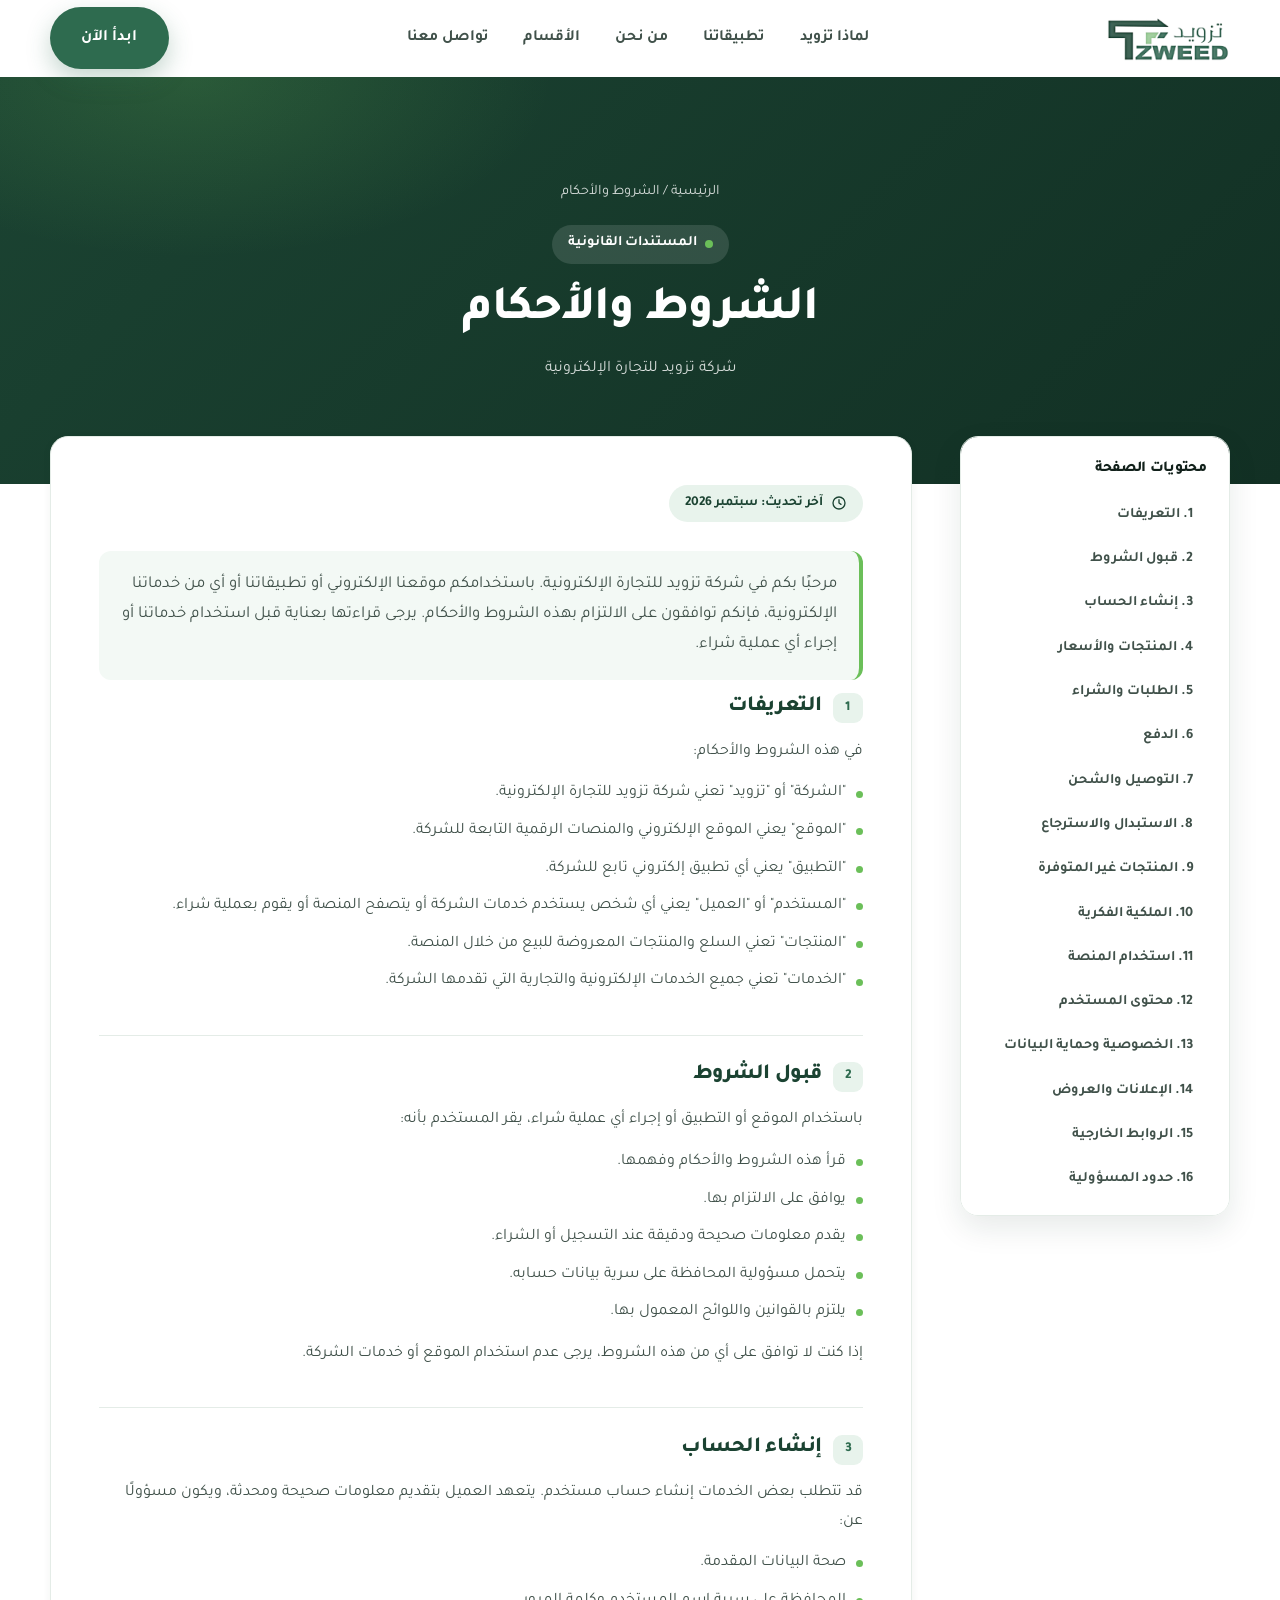
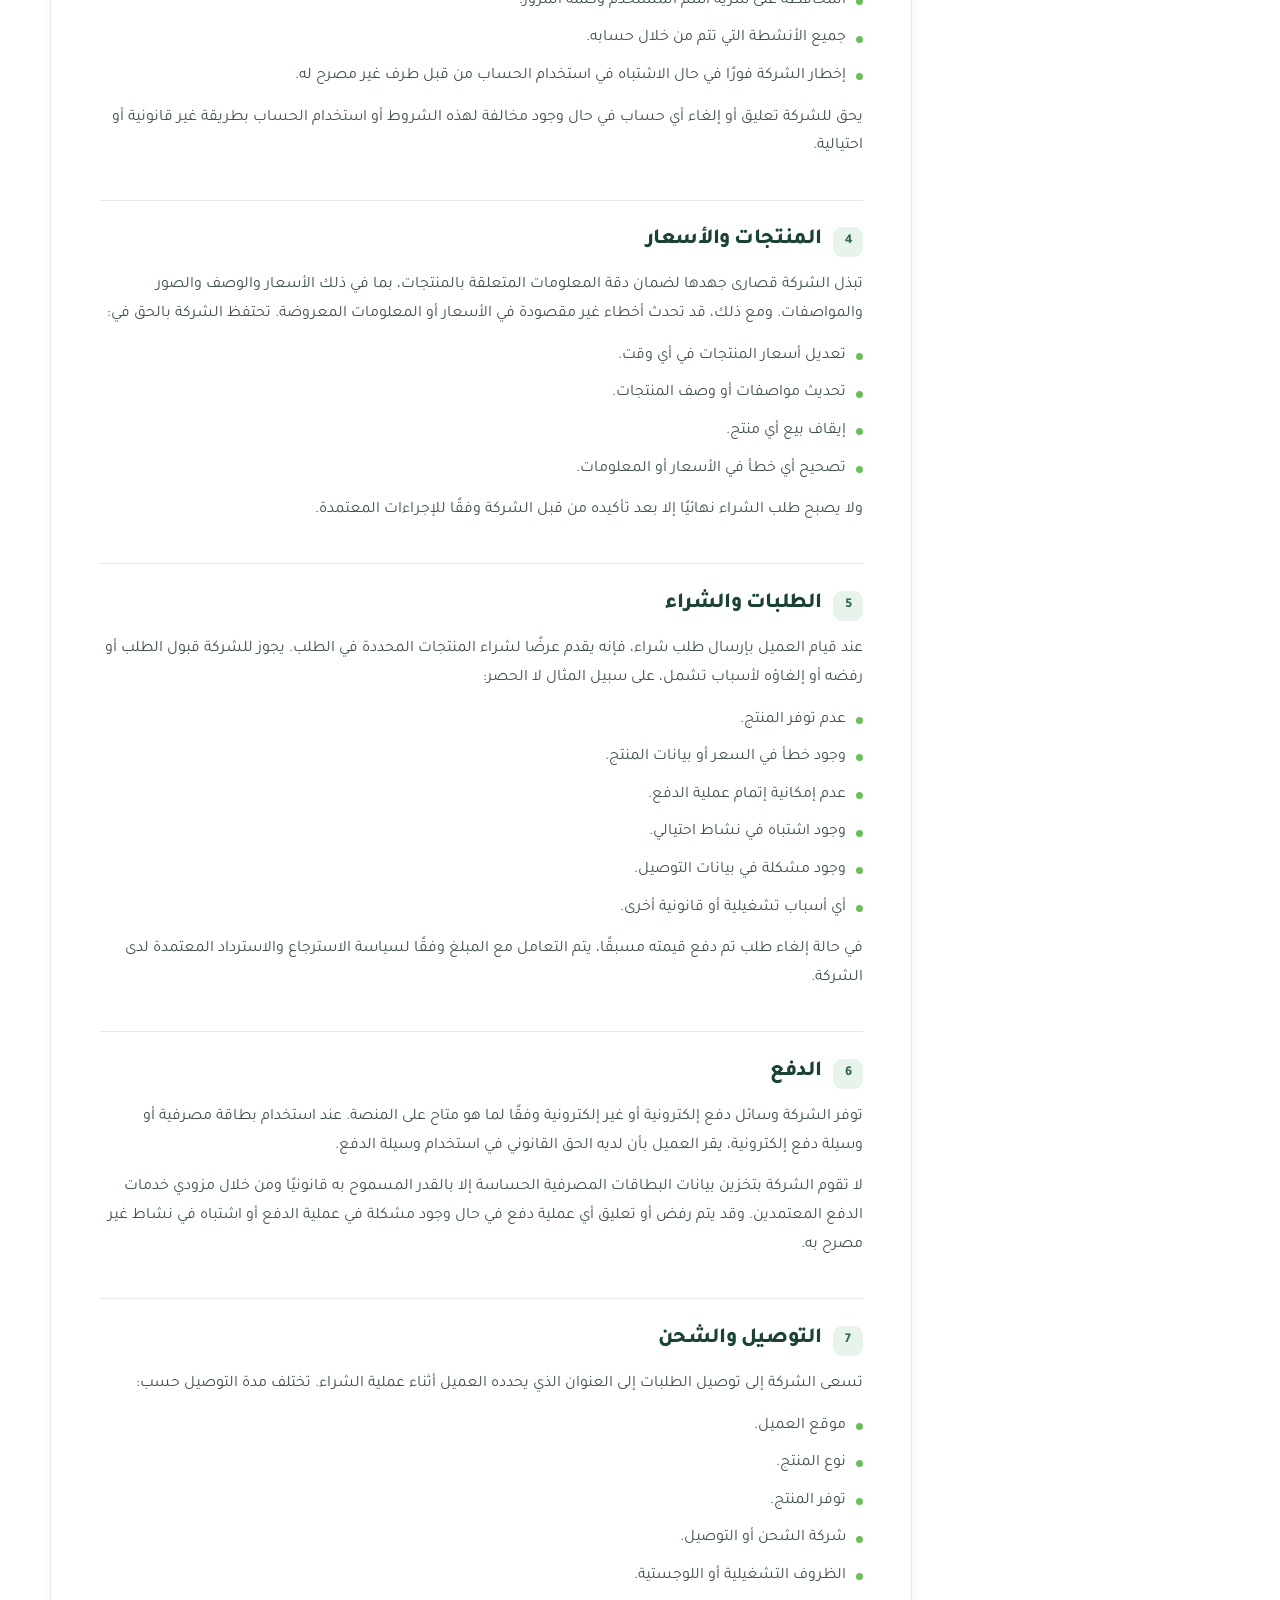
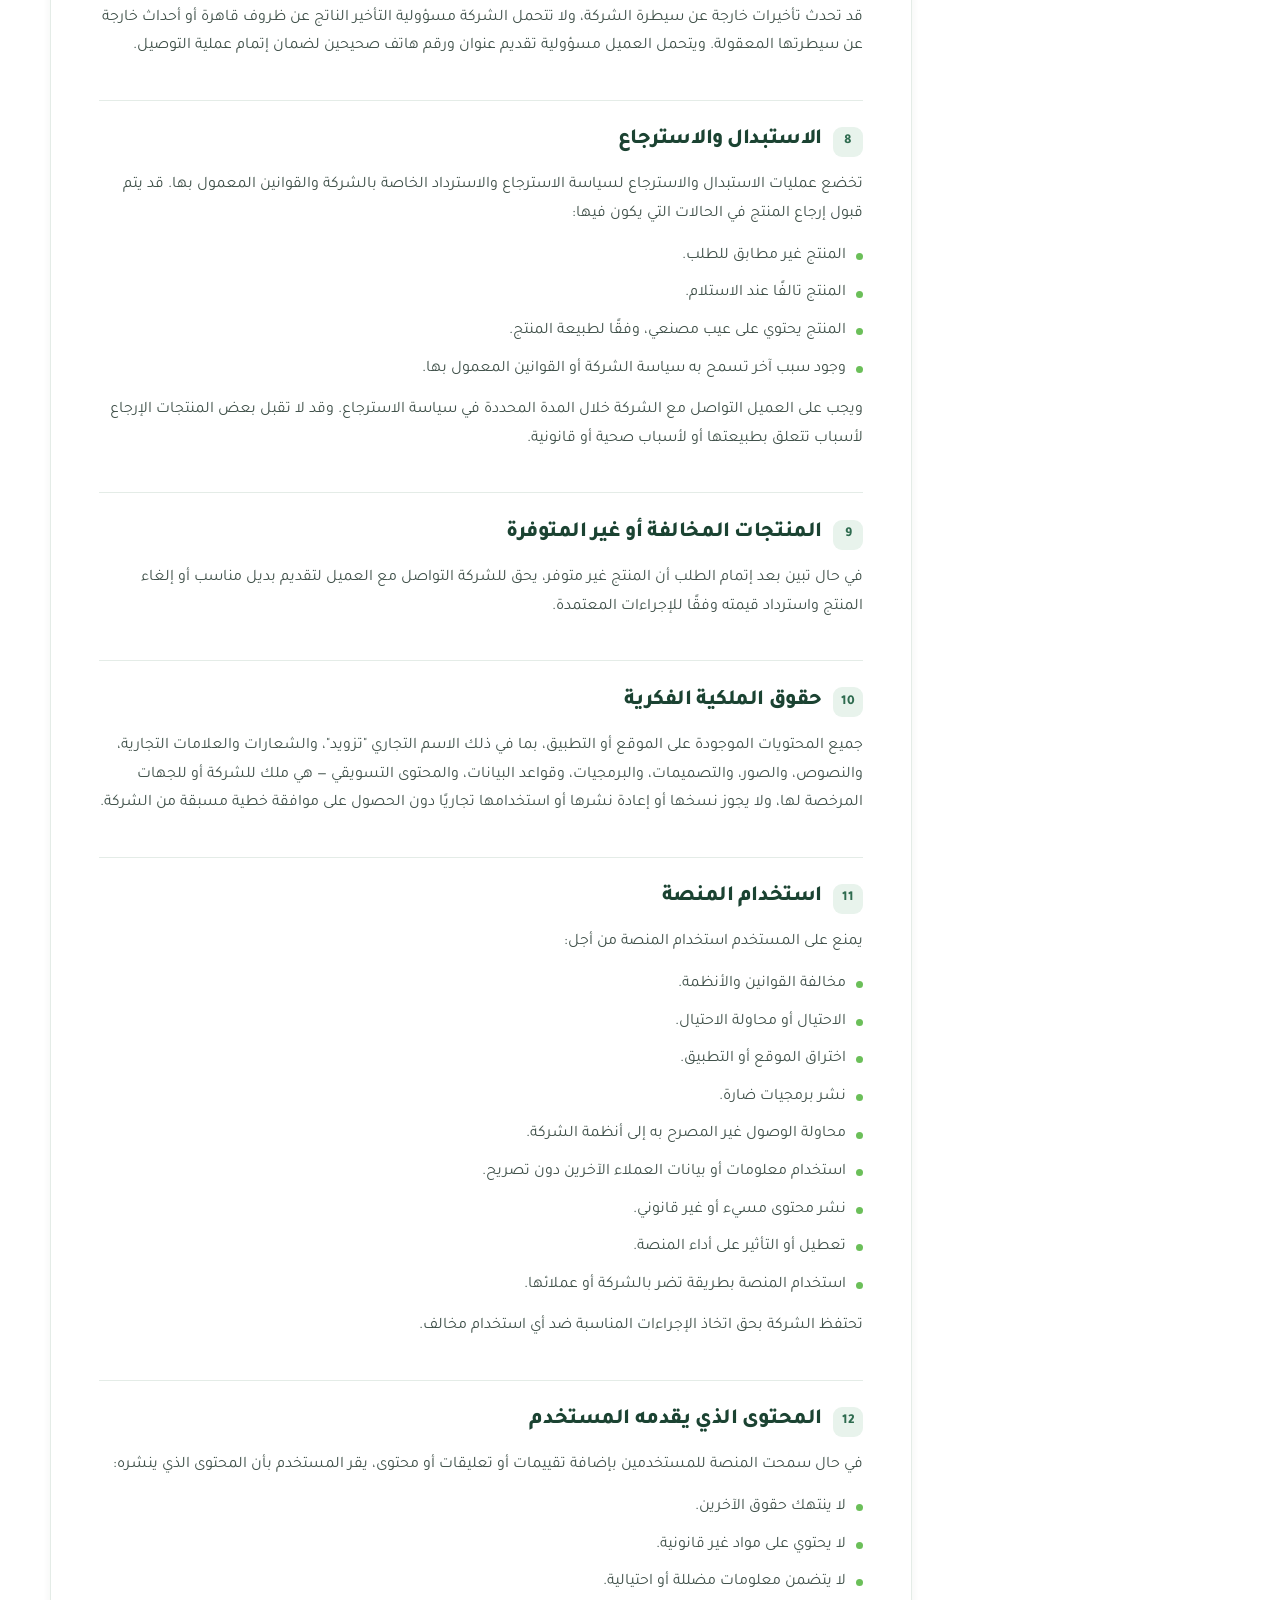
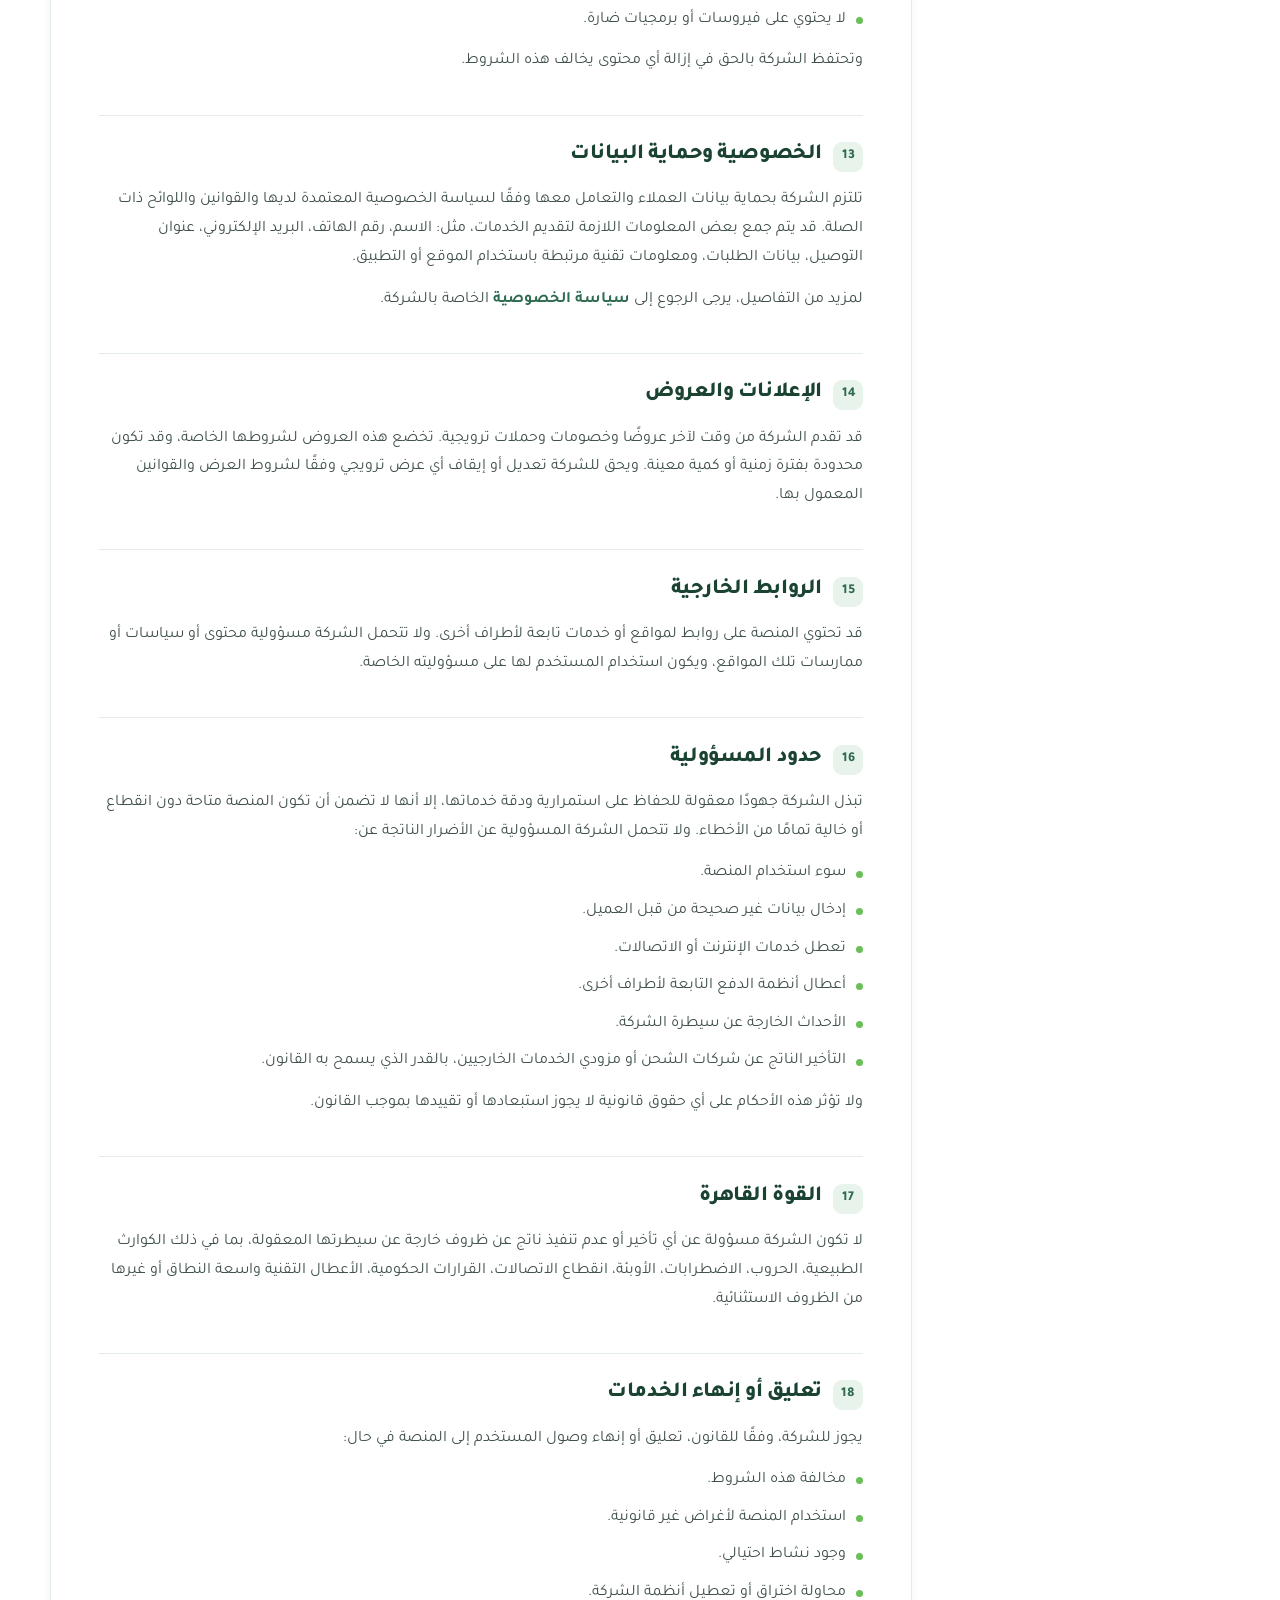
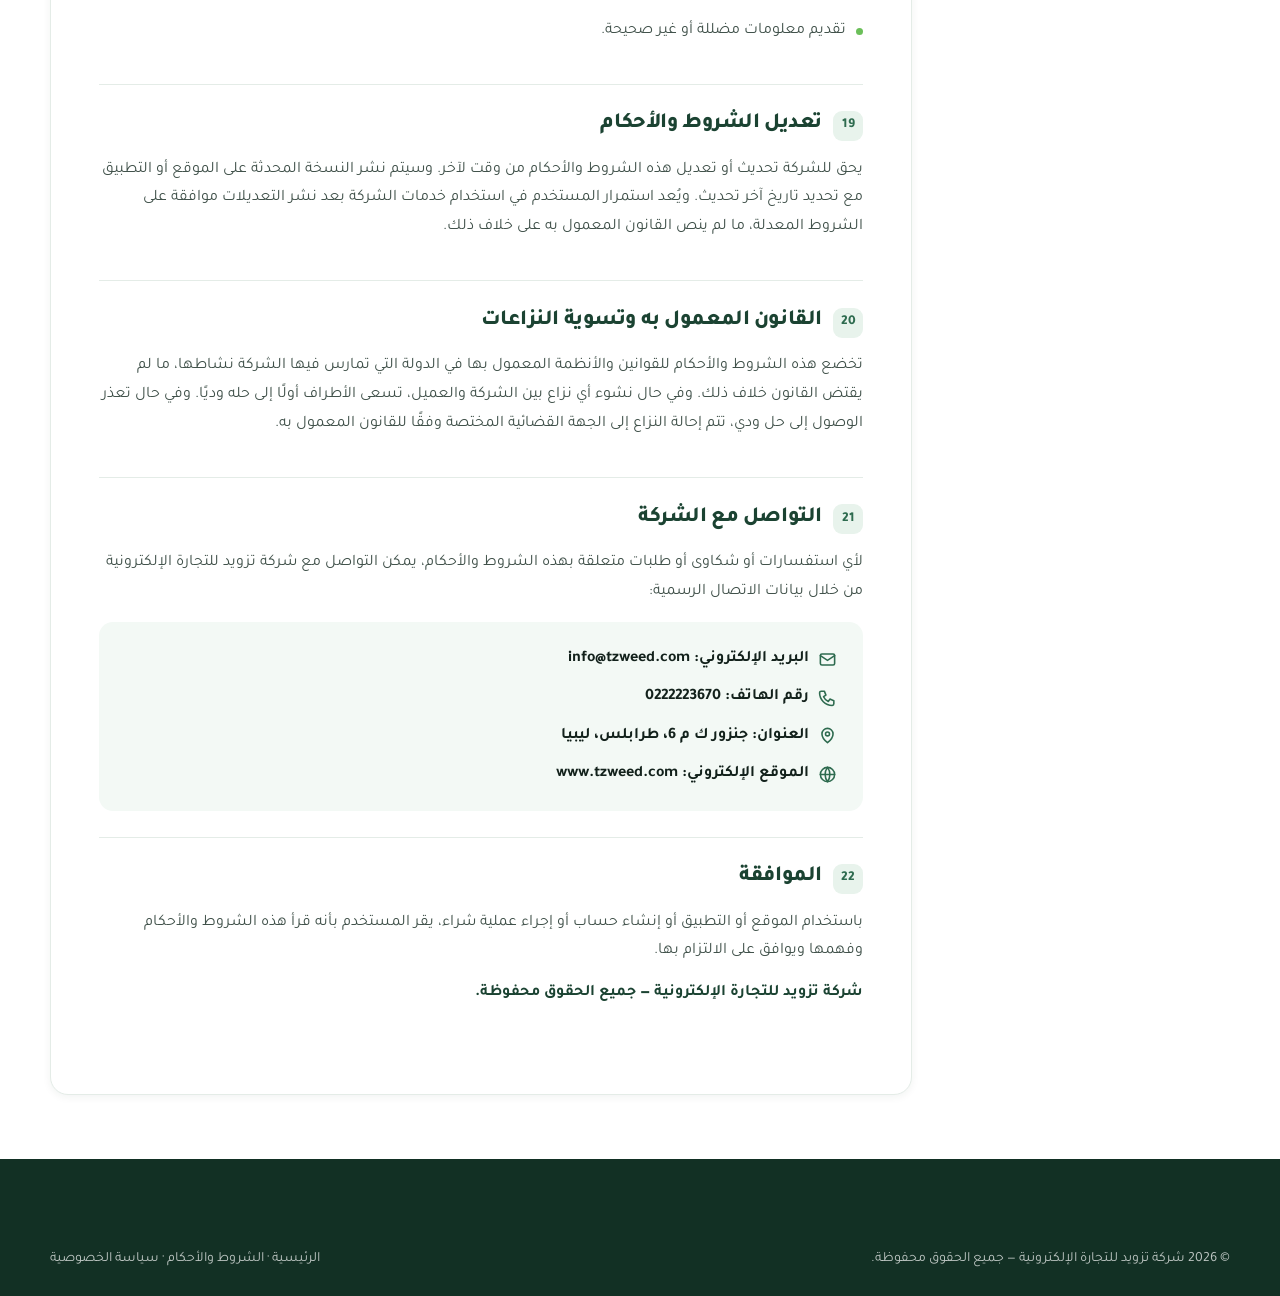
<file: terms.html>
<!DOCTYPE html>
<html lang="ar" dir="rtl">
<head>
<meta charset="UTF-8">
<meta name="viewport" content="width=device-width, initial-scale=1">
<title>الشروط والأحكام | تزويد Tzweed</title>
<meta name="description" content="الشروط والأحكام الخاصة بشركة تزويد للتجارة الإلكترونية.">
<link rel="icon" type="image/png" href="assets/logo.png">
<link rel="preconnect" href="https://fonts.googleapis.com">
<link rel="preconnect" href="https://fonts.gstatic.com" crossorigin>
<link href="https://fonts.googleapis.com/css2?family=Tajawal:wght@400;500;700;800&family=Cairo:wght@600;700;800&display=swap" rel="stylesheet">
<link rel="stylesheet" href="css/styles.css">
</head>
<body>

<header class="site-header">
  <div class="container nav">
    <a href="index.html" class="brand" aria-label="تزويد Tzweed">
      <img src="assets/logo.png" alt="تزويد Tzweed" class="brand-logo">
    </a>
    <nav class="nav-links" aria-label="التنقل الرئيسي">
      <a href="index.html#features">لماذا تزويد</a>
      <a href="index.html#apps">تطبيقاتنا</a>
      <a href="index.html#about">من نحن</a>
      <a href="index.html#categories">الأقسام</a>
      <a href="index.html#contact">تواصل معنا</a>
    </nav>
    <div class="nav-cta">
      <a href="index.html#contact" class="btn btn-primary">ابدأ الآن</a>
      <button class="nav-toggle" aria-label="القائمة"><span></span><span></span><span></span></button>
    </div>
  </div>
</header>

<section class="page-hero">
  <div class="container">
    <p class="crumbs"><a href="index.html">الرئيسية</a> / الشروط والأحكام</p>
    <span class="eyebrow">المستندات القانونية</span>
    <h1>الشروط والأحكام</h1>
    <p>شركة تزويد للتجارة الإلكترونية</p>
  </div>
</section>

<div class="container">
  <div class="legal-wrap">
    <!-- TOC -->
    <aside class="legal-toc">
      <h4>محتويات الصفحة</h4>
      <ol>
        <li><a href="#s1">1. التعريفات</a></li>
        <li><a href="#s2">2. قبول الشروط</a></li>
        <li><a href="#s3">3. إنشاء الحساب</a></li>
        <li><a href="#s4">4. المنتجات والأسعار</a></li>
        <li><a href="#s5">5. الطلبات والشراء</a></li>
        <li><a href="#s6">6. الدفع</a></li>
        <li><a href="#s7">7. التوصيل والشحن</a></li>
        <li><a href="#s8">8. الاستبدال والاسترجاع</a></li>
        <li><a href="#s9">9. المنتجات غير المتوفرة</a></li>
        <li><a href="#s10">10. الملكية الفكرية</a></li>
        <li><a href="#s11">11. استخدام المنصة</a></li>
        <li><a href="#s12">12. محتوى المستخدم</a></li>
        <li><a href="#s13">13. الخصوصية وحماية البيانات</a></li>
        <li><a href="#s14">14. الإعلانات والعروض</a></li>
        <li><a href="#s15">15. الروابط الخارجية</a></li>
        <li><a href="#s16">16. حدود المسؤولية</a></li>
        <li><a href="#s17">17. القوة القاهرة</a></li>
        <li><a href="#s18">18. تعليق أو إنهاء الخدمات</a></li>
        <li><a href="#s19">19. تعديل الشروط</a></li>
        <li><a href="#s20">20. القانون وتسوية النزاعات</a></li>
        <li><a href="#s21">21. التواصل مع الشركة</a></li>
        <li><a href="#s22">22. الموافقة</a></li>
      </ol>
    </aside>

    <!-- BODY -->
    <article class="legal-body">
      <span class="updated"><svg viewBox="0 0 24 24" fill="none" stroke="currentColor" stroke-width="2" style="width:16px;height:16px"><circle cx="12" cy="12" r="9"/><path d="M12 7v5l3 2" stroke-linecap="round"/></svg> آخر تحديث: سبتمبر 2026</span>
      <p class="legal-intro">مرحبًا بكم في شركة تزويد للتجارة الإلكترونية. باستخدامكم موقعنا الإلكتروني أو تطبيقاتنا أو أي من خدماتنا الإلكترونية، فإنكم توافقون على الالتزام بهذه الشروط والأحكام. يرجى قراءتها بعناية قبل استخدام خدماتنا أو إجراء أي عملية شراء.</p>

      <section id="s1"><h2><span class="n">1</span> التعريفات</h2>
        <p>في هذه الشروط والأحكام:</p>
        <ul>
          <li>"الشركة" أو "تزويد" تعني شركة تزويد للتجارة الإلكترونية.</li>
          <li>"الموقع" يعني الموقع الإلكتروني والمنصات الرقمية التابعة للشركة.</li>
          <li>"التطبيق" يعني أي تطبيق إلكتروني تابع للشركة.</li>
          <li>"المستخدم" أو "العميل" يعني أي شخص يستخدم خدمات الشركة أو يتصفح المنصة أو يقوم بعملية شراء.</li>
          <li>"المنتجات" تعني السلع والمنتجات المعروضة للبيع من خلال المنصة.</li>
          <li>"الخدمات" تعني جميع الخدمات الإلكترونية والتجارية التي تقدمها الشركة.</li>
        </ul>
      </section>

      <section id="s2"><h2><span class="n">2</span> قبول الشروط</h2>
        <p>باستخدام الموقع أو التطبيق أو إجراء أي عملية شراء، يقر المستخدم بأنه:</p>
        <ul>
          <li>قرأ هذه الشروط والأحكام وفهمها.</li>
          <li>يوافق على الالتزام بها.</li>
          <li>يقدم معلومات صحيحة ودقيقة عند التسجيل أو الشراء.</li>
          <li>يتحمل مسؤولية المحافظة على سرية بيانات حسابه.</li>
          <li>يلتزم بالقوانين واللوائح المعمول بها.</li>
        </ul>
        <p>إذا كنت لا توافق على أي من هذه الشروط، يرجى عدم استخدام الموقع أو خدمات الشركة.</p>
      </section>

      <section id="s3"><h2><span class="n">3</span> إنشاء الحساب</h2>
        <p>قد تتطلب بعض الخدمات إنشاء حساب مستخدم. يتعهد العميل بتقديم معلومات صحيحة ومحدثة، ويكون مسؤولًا عن:</p>
        <ul>
          <li>صحة البيانات المقدمة.</li>
          <li>المحافظة على سرية اسم المستخدم وكلمة المرور.</li>
          <li>جميع الأنشطة التي تتم من خلال حسابه.</li>
          <li>إخطار الشركة فورًا في حال الاشتباه في استخدام الحساب من قبل طرف غير مصرح له.</li>
        </ul>
        <p>يحق للشركة تعليق أو إلغاء أي حساب في حال وجود مخالفة لهذه الشروط أو استخدام الحساب بطريقة غير قانونية أو احتيالية.</p>
      </section>

      <section id="s4"><h2><span class="n">4</span> المنتجات والأسعار</h2>
        <p>تبذل الشركة قصارى جهدها لضمان دقة المعلومات المتعلقة بالمنتجات، بما في ذلك الأسعار والوصف والصور والمواصفات. ومع ذلك، قد تحدث أخطاء غير مقصودة في الأسعار أو المعلومات المعروضة. تحتفظ الشركة بالحق في:</p>
        <ul>
          <li>تعديل أسعار المنتجات في أي وقت.</li>
          <li>تحديث مواصفات أو وصف المنتجات.</li>
          <li>إيقاف بيع أي منتج.</li>
          <li>تصحيح أي خطأ في الأسعار أو المعلومات.</li>
        </ul>
        <p>ولا يصبح طلب الشراء نهائيًا إلا بعد تأكيده من قبل الشركة وفقًا للإجراءات المعتمدة.</p>
      </section>

      <section id="s5"><h2><span class="n">5</span> الطلبات والشراء</h2>
        <p>عند قيام العميل بإرسال طلب شراء، فإنه يقدم عرضًا لشراء المنتجات المحددة في الطلب. يجوز للشركة قبول الطلب أو رفضه أو إلغاؤه لأسباب تشمل، على سبيل المثال لا الحصر:</p>
        <ul>
          <li>عدم توفر المنتج.</li>
          <li>وجود خطأ في السعر أو بيانات المنتج.</li>
          <li>عدم إمكانية إتمام عملية الدفع.</li>
          <li>وجود اشتباه في نشاط احتيالي.</li>
          <li>وجود مشكلة في بيانات التوصيل.</li>
          <li>أي أسباب تشغيلية أو قانونية أخرى.</li>
        </ul>
        <p>في حالة إلغاء طلب تم دفع قيمته مسبقًا، يتم التعامل مع المبلغ وفقًا لسياسة الاسترجاع والاسترداد المعتمدة لدى الشركة.</p>
      </section>

      <section id="s6"><h2><span class="n">6</span> الدفع</h2>
        <p>توفر الشركة وسائل دفع إلكترونية أو غير إلكترونية وفقًا لما هو متاح على المنصة. عند استخدام بطاقة مصرفية أو وسيلة دفع إلكترونية، يقر العميل بأن لديه الحق القانوني في استخدام وسيلة الدفع.</p>
        <p>لا تقوم الشركة بتخزين بيانات البطاقات المصرفية الحساسة إلا بالقدر المسموح به قانونيًا ومن خلال مزودي خدمات الدفع المعتمدين. وقد يتم رفض أو تعليق أي عملية دفع في حال وجود مشكلة في عملية الدفع أو اشتباه في نشاط غير مصرح به.</p>
      </section>

      <section id="s7"><h2><span class="n">7</span> التوصيل والشحن</h2>
        <p>تسعى الشركة إلى توصيل الطلبات إلى العنوان الذي يحدده العميل أثناء عملية الشراء. تختلف مدة التوصيل حسب:</p>
        <ul>
          <li>موقع العميل.</li>
          <li>نوع المنتج.</li>
          <li>توفر المنتج.</li>
          <li>شركة الشحن أو التوصيل.</li>
          <li>الظروف التشغيلية أو اللوجستية.</li>
        </ul>
        <p>قد تحدث تأخيرات خارجة عن سيطرة الشركة، ولا تتحمل الشركة مسؤولية التأخير الناتج عن ظروف قاهرة أو أحداث خارجة عن سيطرتها المعقولة. ويتحمل العميل مسؤولية تقديم عنوان ورقم هاتف صحيحين لضمان إتمام عملية التوصيل.</p>
      </section>

      <section id="s8"><h2><span class="n">8</span> الاستبدال والاسترجاع</h2>
        <p>تخضع عمليات الاستبدال والاسترجاع لسياسة الاسترجاع والاسترداد الخاصة بالشركة والقوانين المعمول بها. قد يتم قبول إرجاع المنتج في الحالات التي يكون فيها:</p>
        <ul>
          <li>المنتج غير مطابق للطلب.</li>
          <li>المنتج تالفًا عند الاستلام.</li>
          <li>المنتج يحتوي على عيب مصنعي، وفقًا لطبيعة المنتج.</li>
          <li>وجود سبب آخر تسمح به سياسة الشركة أو القوانين المعمول بها.</li>
        </ul>
        <p>ويجب على العميل التواصل مع الشركة خلال المدة المحددة في سياسة الاسترجاع. وقد لا تقبل بعض المنتجات الإرجاع لأسباب تتعلق بطبيعتها أو لأسباب صحية أو قانونية.</p>
      </section>

      <section id="s9"><h2><span class="n">9</span> المنتجات المخالفة أو غير المتوفرة</h2>
        <p>في حال تبين بعد إتمام الطلب أن المنتج غير متوفر، يحق للشركة التواصل مع العميل لتقديم بديل مناسب أو إلغاء المنتج واسترداد قيمته وفقًا للإجراءات المعتمدة.</p>
      </section>

      <section id="s10"><h2><span class="n">10</span> حقوق الملكية الفكرية</h2>
        <p>جميع المحتويات الموجودة على الموقع أو التطبيق، بما في ذلك الاسم التجاري "تزويد"، والشعارات والعلامات التجارية، والنصوص، والصور، والتصميمات، والبرمجيات، وقواعد البيانات، والمحتوى التسويقي — هي ملك للشركة أو للجهات المرخصة لها، ولا يجوز نسخها أو إعادة نشرها أو استخدامها تجاريًا دون الحصول على موافقة خطية مسبقة من الشركة.</p>
      </section>

      <section id="s11"><h2><span class="n">11</span> استخدام المنصة</h2>
        <p>يمنع على المستخدم استخدام المنصة من أجل:</p>
        <ul>
          <li>مخالفة القوانين والأنظمة.</li>
          <li>الاحتيال أو محاولة الاحتيال.</li>
          <li>اختراق الموقع أو التطبيق.</li>
          <li>نشر برمجيات ضارة.</li>
          <li>محاولة الوصول غير المصرح به إلى أنظمة الشركة.</li>
          <li>استخدام معلومات أو بيانات العملاء الآخرين دون تصريح.</li>
          <li>نشر محتوى مسيء أو غير قانوني.</li>
          <li>تعطيل أو التأثير على أداء المنصة.</li>
          <li>استخدام المنصة بطريقة تضر بالشركة أو عملائها.</li>
        </ul>
        <p>تحتفظ الشركة بحق اتخاذ الإجراءات المناسبة ضد أي استخدام مخالف.</p>
      </section>

      <section id="s12"><h2><span class="n">12</span> المحتوى الذي يقدمه المستخدم</h2>
        <p>في حال سمحت المنصة للمستخدمين بإضافة تقييمات أو تعليقات أو محتوى، يقر المستخدم بأن المحتوى الذي ينشره:</p>
        <ul>
          <li>لا ينتهك حقوق الآخرين.</li>
          <li>لا يحتوي على مواد غير قانونية.</li>
          <li>لا يتضمن معلومات مضللة أو احتيالية.</li>
          <li>لا يحتوي على فيروسات أو برمجيات ضارة.</li>
        </ul>
        <p>وتحتفظ الشركة بالحق في إزالة أي محتوى يخالف هذه الشروط.</p>
      </section>

      <section id="s13"><h2><span class="n">13</span> الخصوصية وحماية البيانات</h2>
        <p>تلتزم الشركة بحماية بيانات العملاء والتعامل معها وفقًا لسياسة الخصوصية المعتمدة لديها والقوانين واللوائح ذات الصلة. قد يتم جمع بعض المعلومات اللازمة لتقديم الخدمات، مثل: الاسم، رقم الهاتف، البريد الإلكتروني، عنوان التوصيل، بيانات الطلبات، ومعلومات تقنية مرتبطة باستخدام الموقع أو التطبيق.</p>
        <p>لمزيد من التفاصيل، يرجى الرجوع إلى <a href="privacy.html" style="color:var(--green-700);font-weight:700">سياسة الخصوصية</a> الخاصة بالشركة.</p>
      </section>

      <section id="s14"><h2><span class="n">14</span> الإعلانات والعروض</h2>
        <p>قد تقدم الشركة من وقت لآخر عروضًا وخصومات وحملات ترويجية. تخضع هذه العروض لشروطها الخاصة، وقد تكون محدودة بفترة زمنية أو كمية معينة. ويحق للشركة تعديل أو إيقاف أي عرض ترويجي وفقًا لشروط العرض والقوانين المعمول بها.</p>
      </section>

      <section id="s15"><h2><span class="n">15</span> الروابط الخارجية</h2>
        <p>قد تحتوي المنصة على روابط لمواقع أو خدمات تابعة لأطراف أخرى. ولا تتحمل الشركة مسؤولية محتوى أو سياسات أو ممارسات تلك المواقع، ويكون استخدام المستخدم لها على مسؤوليته الخاصة.</p>
      </section>

      <section id="s16"><h2><span class="n">16</span> حدود المسؤولية</h2>
        <p>تبذل الشركة جهودًا معقولة للحفاظ على استمرارية ودقة خدماتها، إلا أنها لا تضمن أن تكون المنصة متاحة دون انقطاع أو خالية تمامًا من الأخطاء. ولا تتحمل الشركة المسؤولية عن الأضرار الناتجة عن:</p>
        <ul>
          <li>سوء استخدام المنصة.</li>
          <li>إدخال بيانات غير صحيحة من قبل العميل.</li>
          <li>تعطل خدمات الإنترنت أو الاتصالات.</li>
          <li>أعطال أنظمة الدفع التابعة لأطراف أخرى.</li>
          <li>الأحداث الخارجة عن سيطرة الشركة.</li>
          <li>التأخير الناتج عن شركات الشحن أو مزودي الخدمات الخارجيين، بالقدر الذي يسمح به القانون.</li>
        </ul>
        <p>ولا تؤثر هذه الأحكام على أي حقوق قانونية لا يجوز استبعادها أو تقييدها بموجب القانون.</p>
      </section>

      <section id="s17"><h2><span class="n">17</span> القوة القاهرة</h2>
        <p>لا تكون الشركة مسؤولة عن أي تأخير أو عدم تنفيذ ناتج عن ظروف خارجة عن سيطرتها المعقولة، بما في ذلك الكوارث الطبيعية، الحروب، الاضطرابات، الأوبئة، انقطاع الاتصالات، القرارات الحكومية، الأعطال التقنية واسعة النطاق أو غيرها من الظروف الاستثنائية.</p>
      </section>

      <section id="s18"><h2><span class="n">18</span> تعليق أو إنهاء الخدمات</h2>
        <p>يجوز للشركة، وفقًا للقانون، تعليق أو إنهاء وصول المستخدم إلى المنصة في حال:</p>
        <ul>
          <li>مخالفة هذه الشروط.</li>
          <li>استخدام المنصة لأغراض غير قانونية.</li>
          <li>وجود نشاط احتيالي.</li>
          <li>محاولة اختراق أو تعطيل أنظمة الشركة.</li>
          <li>تقديم معلومات مضللة أو غير صحيحة.</li>
        </ul>
      </section>

      <section id="s19"><h2><span class="n">19</span> تعديل الشروط والأحكام</h2>
        <p>يحق للشركة تحديث أو تعديل هذه الشروط والأحكام من وقت لآخر. وسيتم نشر النسخة المحدثة على الموقع أو التطبيق مع تحديد تاريخ آخر تحديث. ويُعد استمرار المستخدم في استخدام خدمات الشركة بعد نشر التعديلات موافقة على الشروط المعدلة، ما لم ينص القانون المعمول به على خلاف ذلك.</p>
      </section>

      <section id="s20"><h2><span class="n">20</span> القانون المعمول به وتسوية النزاعات</h2>
        <p>تخضع هذه الشروط والأحكام للقوانين والأنظمة المعمول بها في الدولة التي تمارس فيها الشركة نشاطها، ما لم يقتض القانون خلاف ذلك. وفي حال نشوء أي نزاع بين الشركة والعميل، تسعى الأطراف أولًا إلى حله وديًا. وفي حال تعذر الوصول إلى حل ودي، تتم إحالة النزاع إلى الجهة القضائية المختصة وفقًا للقانون المعمول به.</p>
      </section>

      <section id="s21"><h2><span class="n">21</span> التواصل مع الشركة</h2>
        <p>لأي استفسارات أو شكاوى أو طلبات متعلقة بهذه الشروط والأحكام، يمكن التواصل مع شركة تزويد للتجارة الإلكترونية من خلال بيانات الاتصال الرسمية:</p>
        <div class="contact-box">
          <div><svg viewBox="0 0 24 24" fill="none" stroke="currentColor" stroke-width="2"><rect x="3" y="5" width="18" height="14" rx="2"/><path d="M3 7l9 6 9-6" stroke-linecap="round"/></svg> البريد الإلكتروني: info@tzweed.com</div>
          <div><svg viewBox="0 0 24 24" fill="none" stroke="currentColor" stroke-width="2"><path d="M4 4h4l2 5-3 2a12 12 0 0 0 6 6l2-3 5 2v4a2 2 0 0 1-2 2A16 16 0 0 1 2 6a2 2 0 0 1 2-2z" stroke-linejoin="round"/></svg> رقم الهاتف: 0222223670</div>
          <div><svg viewBox="0 0 24 24" fill="none" stroke="currentColor" stroke-width="2"><path d="M12 21s-7-5.5-7-11a7 7 0 0 1 14 0c0 5.5-7 11-7 11z" stroke-linejoin="round"/><circle cx="12" cy="10" r="2.5"/></svg> العنوان: جنزور ك م 6، طرابلس، ليبيا</div>
          <div><svg viewBox="0 0 24 24" fill="none" stroke="currentColor" stroke-width="2"><circle cx="12" cy="12" r="9"/><path d="M3 12h18M12 3a15 15 0 0 1 0 18M12 3a15 15 0 0 0 0 18" stroke-linecap="round"/></svg> الموقع الإلكتروني: www.tzweed.com</div>
        </div>
      </section>

      <section id="s22"><h2><span class="n">22</span> الموافقة</h2>
        <p>باستخدام الموقع أو التطبيق أو إنشاء حساب أو إجراء عملية شراء، يقر المستخدم بأنه قرأ هذه الشروط والأحكام وفهمها ويوافق على الالتزام بها.</p>
        <p style="font-weight:700;color:var(--green-800)">شركة تزويد للتجارة الإلكترونية — جميع الحقوق محفوظة.</p>
      </section>
    </article>
  </div>
</div>

<footer class="site-footer" style="margin-top:4rem">
  <div class="container">
    <div class="footer-bottom" style="border-top:0">
      <span>© <span id="year">2026</span> شركة تزويد للتجارة الإلكترونية — جميع الحقوق محفوظة.</span>
      <span><a href="index.html">الرئيسية</a> · <a href="terms.html">الشروط والأحكام</a> · <a href="privacy.html">سياسة الخصوصية</a></span>
    </div>
  </div>
</footer>

<script src="js/main.js"></script>
</body>
</html>
</file>
<file: css/styles.css>
/* =========================================================
   تزويد | Tzweed — Design System
   ========================================================= */
:root{
  /* Brand greens (from logo) */
  --green-900:#123024;
  --green-800:#1b4332;
  --green-700:#2e6b4f;   /* primary */
  --green-600:#40916c;
  --green-500:#52b788;
  --green-accent:#6bbf59; /* light green square in logo */
  --green-soft:#e8f3ec;
  --green-mist:#f3f9f5;

  --ink:#12211b;
  --body:#40514a;
  --muted:#7b8a83;
  --line:#e4ece7;
  --white:#ffffff;
  --cream:#f7faf8;

  --shadow-sm:0 2px 8px rgba(18,48,36,.06);
  --shadow-md:0 12px 30px rgba(18,48,36,.10);
  --shadow-lg:0 26px 60px rgba(18,48,36,.16);
  --radius:18px;
  --radius-sm:12px;
  --radius-lg:28px;
  --container:1180px;
  --ease:cubic-bezier(.22,.61,.36,1);
  --font:"Tajawal","Cairo",system-ui,-apple-system,"Segoe UI",sans-serif;
}

*{box-sizing:border-box;margin:0;padding:0}
html{scroll-behavior:smooth}
body{
  font-family:var(--font);
  color:var(--body);
  background:var(--white);
  line-height:1.8;
  direction:rtl;
  -webkit-font-smoothing:antialiased;
  overflow-x:hidden;
}
a{color:inherit;text-decoration:none}
img,svg{display:block;max-width:100%}
ul{list-style:none}
h1,h2,h3,h4{color:var(--ink);line-height:1.3;font-weight:800;letter-spacing:-.02em}

.container{width:min(100% - 40px,var(--container));margin-inline:auto}
.section{padding:clamp(64px,9vw,120px) 0}
.center{text-align:center}

/* ---------- buttons ---------- */
.btn{
  display:inline-flex;align-items:center;gap:.55rem;
  font-family:inherit;font-weight:700;font-size:1rem;
  padding:.95rem 1.9rem;border-radius:999px;cursor:pointer;
  border:1.5px solid transparent;transition:.28s var(--ease);
  white-space:nowrap;
}
.btn svg{width:18px;height:18px}
.btn-primary{background:var(--green-700);color:#fff;box-shadow:0 10px 24px rgba(46,107,79,.28)}
.btn-primary:hover{background:var(--green-800);transform:translateY(-2px);box-shadow:0 16px 34px rgba(46,107,79,.36)}
.btn-ghost{background:transparent;color:var(--green-800);border-color:var(--line)}
.btn-ghost:hover{border-color:var(--green-600);color:var(--green-700);background:var(--green-mist)}
.btn-light{background:#fff;color:var(--green-800)}
.btn-light:hover{transform:translateY(-2px);box-shadow:var(--shadow-md)}
.btn-outline-light{border-color:rgba(255,255,255,.55);color:#fff}
.btn-outline-light:hover{background:rgba(255,255,255,.12)}

/* ---------- section heading ---------- */
.eyebrow{
  display:inline-flex;align-items:center;gap:.5rem;
  color:var(--green-700);font-weight:700;font-size:.9rem;
  background:var(--green-soft);padding:.4rem 1rem;border-radius:999px;margin-bottom:1rem;
}
.eyebrow::before{content:"";width:8px;height:8px;border-radius:50%;background:var(--green-accent)}
.sec-title{font-size:clamp(1.7rem,3.4vw,2.7rem)}
.sec-sub{color:var(--muted);max-width:640px;margin:1rem auto 0;font-size:1.05rem}
.sec-head{margin-bottom:3.2rem}

/* =========================================================
   HEADER
   ========================================================= */
.site-header{
  position:sticky;top:0;z-index:60;
  background:rgba(255,255,255,.82);
  backdrop-filter:saturate(180%) blur(14px);
  border-bottom:1px solid transparent;transition:.3s var(--ease);
}
.site-header.scrolled{border-color:var(--line);box-shadow:var(--shadow-sm)}
.nav{display:flex;align-items:center;justify-content:space-between;height:76px;gap:1rem}
.brand{display:flex;align-items:center;gap:.7rem}
.brand-mark{width:42px;height:42px;flex:none}
/* original Tzweed logo lockup */
.brand-logo{height:46px;width:auto;flex:none;display:block}
.footer-logo{height:52px;width:auto;background:#fff;padding:9px 14px;border-radius:14px;display:block}
@media(max-width:640px){.brand-logo{height:40px}}
.brand-text{display:flex;flex-direction:column;line-height:1}
.brand-ar{font-size:1.4rem;font-weight:800;color:var(--green-800)}
.brand-en{font-size:.68rem;letter-spacing:.32em;color:var(--green-600);font-weight:700}
.nav-links{display:flex;align-items:center;gap:.4rem}
.nav-links a{
  padding:.55rem .9rem;border-radius:10px;font-weight:600;color:var(--body);
  font-size:.98rem;transition:.2s;position:relative;
}
.nav-links a:hover{color:var(--green-700);background:var(--green-mist)}
.nav-links a.active{color:var(--green-700)}
.nav-cta{display:flex;align-items:center;gap:.6rem}
/* language switcher */
.lang-switch{position:relative}
.lang-btn{
  display:flex;align-items:center;gap:.5rem;font-family:inherit;font-weight:700;font-size:.92rem;
  cursor:pointer;height:42px;padding:0 .9rem;border-radius:999px;
  border:1.5px solid var(--line);background:#fff;color:var(--green-800);transition:.2s var(--ease);
}
.lang-btn:hover{border-color:var(--green-600);background:var(--green-mist)}
.lang-btn .globe{width:18px;height:18px;color:var(--green-700)}
.lang-btn .chev{width:15px;height:15px;transition:transform .25s var(--ease)}
.lang-switch.open .lang-btn .chev{transform:rotate(180deg)}
.lang-switch.open .lang-btn{border-color:var(--green-600);background:var(--green-mist)}
.lang-menu{
  position:absolute;top:calc(100% + 8px);inset-inline-end:0;min-width:190px;z-index:70;
  background:#fff;border:1px solid var(--line);border-radius:14px;box-shadow:var(--shadow-md);
  padding:.4rem;opacity:0;visibility:hidden;transform:translateY(-6px);transition:.2s var(--ease);
}
.lang-switch.open .lang-menu{opacity:1;visibility:visible;transform:none}
.lang-opt{
  display:flex;align-items:center;gap:.6rem;width:100%;font-family:inherit;cursor:pointer;
  background:none;border:0;padding:.6rem .7rem;border-radius:10px;color:var(--ink);font-size:.95rem;font-weight:600;
  transition:.15s;
}
.lang-opt:hover{background:var(--green-mist)}
.lang-opt .lo-name{flex:1;text-align:start}
.lang-opt .lo-code{font-size:.72rem;font-weight:800;color:var(--muted);letter-spacing:.06em}
.lang-opt .lo-check{width:17px;height:17px;color:var(--green-700);opacity:0}
.lang-opt.active{color:var(--green-700)}
.lang-opt.active .lo-code{color:var(--green-600)}
.lang-opt.active .lo-check{opacity:1}
/* LTR (English) */
html[dir="ltr"] body{direction:ltr}
.nav-toggle{display:none;flex-direction:column;gap:5px;background:none;border:0;cursor:pointer;padding:8px}
.nav-toggle span{width:24px;height:2.5px;background:var(--green-800);border-radius:2px;transition:.3s}

/* =========================================================
   HERO
   ========================================================= */
.hero{
  position:relative;overflow:hidden;
  background:
    radial-gradient(1200px 500px at 90% -10%,rgba(107,191,89,.16),transparent 60%),
    radial-gradient(900px 500px at 0% 20%,rgba(64,145,108,.12),transparent 55%),
    linear-gradient(180deg,var(--green-mist),#fff 70%);
}
.hero-grid{
  display:grid;grid-template-columns:1.05fr .95fr;gap:3rem;align-items:center;
  padding:clamp(48px,7vw,96px) 0 clamp(56px,7vw,104px);
}
.hero h1{font-size:clamp(2.1rem,5vw,3.6rem);line-height:1.15}
.hero h1 .hl{color:var(--green-700);position:relative}
.hero p.lead{font-size:1.15rem;color:var(--body);margin:1.4rem 0 2rem;max-width:520px}
.hero-actions{display:flex;gap:.9rem;flex-wrap:wrap}
.hero-badges{display:flex;gap:1.6rem;margin-top:2.4rem;flex-wrap:wrap}
.hero-badge{display:flex;align-items:center;gap:.6rem;color:var(--body);font-weight:600;font-size:.95rem}
.hero-badge svg{width:22px;height:22px;color:var(--green-600)}

/* hero visual */
.hero-visual{position:relative}
.hero-card{
  background:#fff;border:1px solid var(--line);border-radius:var(--radius-lg);
  box-shadow:var(--shadow-lg);padding:1.6rem;position:relative;z-index:2;
}
.hero-card-top{display:flex;align-items:center;justify-content:space-between;margin-bottom:1.2rem}
.hero-card-top .dot{width:11px;height:11px;border-radius:50%;background:var(--green-accent)}
.hc-title{font-weight:800;color:var(--ink)}
.hc-row{display:flex;align-items:center;gap:1rem;padding:.9rem;border-radius:14px;background:var(--green-mist);margin-bottom:.7rem}
.hc-ico{width:44px;height:44px;border-radius:12px;display:grid;place-items:center;background:#fff;box-shadow:var(--shadow-sm);flex:none;color:var(--green-700)}
.hc-ico svg{width:22px;height:22px}
.hc-row b{display:block;color:var(--ink);font-size:.98rem}
.hc-row span{font-size:.82rem;color:var(--muted)}
.hc-amt{margin-inline-start:auto;font-weight:800;color:var(--green-700)}
.hero-float{
  position:absolute;background:#fff;border:1px solid var(--line);border-radius:16px;
  box-shadow:var(--shadow-md);padding:.8rem 1.1rem;display:flex;align-items:center;gap:.7rem;
  font-weight:700;color:var(--ink);z-index:3;
}
.hero-float svg{width:24px;height:24px;color:var(--green-accent)}
.hero-float.f1{top:-18px;inset-inline-start:-14px;animation:floaty 5s ease-in-out infinite}
.hero-float.f2{bottom:-20px;inset-inline-end:-10px;animation:floaty 6s ease-in-out infinite .5s}
.hero-blob{position:absolute;inset:auto -40px -60px auto;width:280px;height:280px;background:radial-gradient(circle,var(--green-accent),transparent 70%);opacity:.25;filter:blur(10px);z-index:0}
@keyframes floaty{50%{transform:translateY(-12px)}}

/* marquee / trust bar */
.trust{border-top:1px solid var(--line);border-bottom:1px solid var(--line);background:#fff}
.trust-inner{display:flex;align-items:center;justify-content:space-between;gap:2rem;padding:1.4rem 0;flex-wrap:wrap}
.trust-inner span{color:var(--muted);font-weight:700;font-size:.95rem;opacity:.9}

/* =========================================================
   FEATURES
   ========================================================= */
.features-grid{display:grid;grid-template-columns:repeat(3,1fr);gap:1.5rem}
.feature{
  background:#fff;border:1px solid var(--line);border-radius:var(--radius);
  padding:2rem 1.8rem;transition:.3s var(--ease);position:relative;overflow:hidden;
}
.feature::after{content:"";position:absolute;inset-inline-end:-30px;top:-30px;width:120px;height:120px;background:var(--green-soft);border-radius:50%;opacity:0;transition:.3s}
.feature:hover{transform:translateY(-6px);box-shadow:var(--shadow-md);border-color:transparent}
.feature:hover::after{opacity:1}
.feature .f-ico{
  width:56px;height:56px;border-radius:16px;display:grid;place-items:center;
  background:linear-gradient(135deg,var(--green-700),var(--green-500));color:#fff;
  margin-bottom:1.2rem;position:relative;z-index:1;box-shadow:0 10px 22px rgba(46,107,79,.28);
}
.feature .f-ico svg{width:28px;height:28px}
.feature h3{font-size:1.2rem;margin-bottom:.5rem;position:relative;z-index:1}
.feature p{font-size:.97rem;position:relative;z-index:1}

/* =========================================================
   COMPANIES (subsidiaries)
   ========================================================= */
.companies{display:grid;grid-template-columns:repeat(3,1fr);gap:1.6rem}
.company-card{
  background:#fff;border:1px solid var(--line);border-radius:var(--radius-lg);
  padding:1.7rem;display:flex;flex-direction:column;position:relative;overflow:hidden;
  transition:.3s var(--ease);
}
.company-card:hover{transform:translateY(-7px);box-shadow:var(--shadow-lg);border-color:transparent}
.company-card .accent-bar{position:absolute;top:0;inset-inline:0;height:4px;background:var(--green-accent)}
.company-logo-box{
  height:150px;border-radius:16px;background:#fff;border:1px solid var(--line);
  display:flex;align-items:center;justify-content:center;padding:1.4rem 1.6rem;
  margin-bottom:1.4rem;overflow:hidden;
}
.company-logo-box img{width:100%;height:100%;object-fit:contain;display:block}
.company-ph{font-size:2rem;font-weight:800;color:var(--green-800);letter-spacing:-.02em;text-align:center}
.company-ph small{display:block;font-size:.7rem;font-weight:700;color:var(--muted);letter-spacing:.28em;margin-top:.4rem}
.company-card .sector{
  display:inline-flex;align-self:flex-start;gap:.4rem;font-size:.78rem;font-weight:700;
  color:var(--green-700);background:var(--green-soft);padding:.32rem .85rem;border-radius:999px;margin-bottom:.7rem;
}
.company-card h3{font-size:1.25rem;margin-bottom:.5rem}
.company-card p{font-size:.95rem;flex:1;margin-bottom:0}
.company-link{margin-top:1.15rem;display:inline-flex;align-items:center;gap:.4rem;font-weight:700;color:var(--green-700);font-size:.95rem}
.company-link svg{width:16px;height:16px;transition:.2s}
.company-card:hover .company-link svg{transform:translateX(-5px)}
@media(max-width:980px){.companies{grid-template-columns:1fr 1fr}}
@media(max-width:640px){.companies{grid-template-columns:1fr}}

/* =========================================================
   ABOUT / SPLIT
   ========================================================= */
.split{display:grid;grid-template-columns:1fr 1fr;gap:3.5rem;align-items:center}
.about-visual{position:relative}
.about-img{
  border-radius:var(--radius-lg);overflow:hidden;box-shadow:var(--shadow-lg);
  aspect-ratio:4/3;background:linear-gradient(140deg,var(--green-700),var(--green-900));
  display:grid;place-items:center;position:relative;
}
.about-img .glyph{width:46%;opacity:.9}
.about-img.logo-frame{background:#fff;border:1px solid var(--line)}
.about-img.logo-frame::before{opacity:.55}
.about-img .logo-big{width:78%;position:relative;z-index:1}
.about-img::before{content:"";position:absolute;inset:0;background:
  radial-gradient(circle at 30% 20%,rgba(107,191,89,.35),transparent 45%),
  radial-gradient(circle at 80% 80%,rgba(82,183,136,.35),transparent 45%);}
.about-stat{
  position:absolute;inset-inline-start:-24px;bottom:-24px;background:#fff;
  border-radius:18px;box-shadow:var(--shadow-md);padding:1.1rem 1.4rem;display:flex;gap:1rem;align-items:center;
}
.about-stat b{font-size:1.8rem;color:var(--green-700);font-weight:800;line-height:1}
.about-stat span{font-size:.85rem;color:var(--muted)}
.check-list{margin-top:1.6rem;display:grid;gap:.9rem}
.check-list li{display:flex;gap:.75rem;align-items:flex-start;font-weight:600;color:var(--ink)}
.check-list li svg{width:22px;height:22px;color:var(--green-600);flex:none;margin-top:3px}
.vision-box{background:var(--green-mist);border-inline-start:4px solid var(--green-accent);padding:1.2rem 1.4rem;border-radius:12px;margin-top:1.5rem}
.vision-box b{display:block;color:var(--green-800);font-size:1.05rem;margin-bottom:.4rem}
.vision-box span{color:var(--body);font-size:.98rem;line-height:1.9}

/* =========================================================
   STATS
   ========================================================= */
.stats{background:linear-gradient(135deg,var(--green-800),var(--green-900));color:#fff;position:relative;overflow:hidden}
.stats::before{content:"";position:absolute;inset:0;background:
  radial-gradient(700px 300px at 10% 0,rgba(107,191,89,.22),transparent 60%),
  radial-gradient(700px 400px at 100% 100%,rgba(82,183,136,.18),transparent 55%);}
.stats-grid{display:grid;grid-template-columns:repeat(4,1fr);gap:1.5rem;position:relative;z-index:1}
.stat{text-align:center;padding:1rem}
.stat b{display:block;font-size:clamp(2.2rem,5vw,3.2rem);font-weight:800;color:#fff;line-height:1}
.stat b .plus{color:var(--green-accent)}
.stat span{color:rgba(255,255,255,.75);font-weight:600;margin-top:.4rem;display:block}

/* =========================================================
   SERVICES / STEPS
   ========================================================= */
.steps{display:grid;grid-template-columns:repeat(4,1fr);gap:1.5rem;counter-reset:step}
.step{position:relative;padding:2rem 1.6rem;border-radius:var(--radius);background:var(--cream);border:1px solid var(--line);transition:.3s var(--ease)}
.step:hover{background:#fff;box-shadow:var(--shadow-md);transform:translateY(-5px)}
.step .num{
  counter-increment:step;width:46px;height:46px;border-radius:14px;display:grid;place-items:center;
  background:#fff;color:var(--green-700);font-weight:800;font-size:1.15rem;box-shadow:var(--shadow-sm);margin-bottom:1rem;
  border:1.5px solid var(--green-soft);
}
.step .num::before{content:counter(step)}
.step h3{font-size:1.12rem;margin-bottom:.4rem}
.step p{font-size:.94rem}

/* =========================================================
   CATEGORIES
   ========================================================= */
.cats{display:grid;grid-template-columns:repeat(6,1fr);gap:1rem}
.cat{
  background:#fff;border:1px solid var(--line);border-radius:var(--radius-sm);
  padding:1.4rem .8rem;text-align:center;transition:.25s var(--ease);cursor:pointer;
}
.cat:hover{transform:translateY(-4px);box-shadow:var(--shadow-md);border-color:var(--green-soft)}
.cat .c-ico{width:52px;height:52px;margin:0 auto .7rem;border-radius:14px;display:grid;place-items:center;background:var(--green-mist);color:var(--green-700)}
.cat .c-ico svg{width:26px;height:26px}
.cat span{font-weight:700;color:var(--ink);font-size:.92rem}

/* =========================================================
   CTA BANNER
   ========================================================= */
.cta{
  background:linear-gradient(135deg,var(--green-700),var(--green-600));
  border-radius:var(--radius-lg);padding:clamp(2.4rem,5vw,4rem);text-align:center;color:#fff;
  position:relative;overflow:hidden;box-shadow:var(--shadow-lg);
}
.cta::before,.cta::after{content:"";position:absolute;border-radius:50%;background:rgba(255,255,255,.1)}
.cta::before{width:220px;height:220px;top:-80px;inset-inline-start:-60px}
.cta::after{width:280px;height:280px;bottom:-120px;inset-inline-end:-80px}
.cta h2{color:#fff;font-size:clamp(1.6rem,3.6vw,2.4rem);position:relative;z-index:1}
.cta p{color:rgba(255,255,255,.9);max-width:560px;margin:1rem auto 1.8rem;position:relative;z-index:1}
.cta .hero-actions{justify-content:center;position:relative;z-index:1}

/* =========================================================
   CONTACT
   ========================================================= */
.contact-grid{display:grid;grid-template-columns:1fr 1fr;gap:3rem;align-items:start}
.contact-cards{display:grid;gap:1rem}
.contact-card{display:flex;gap:1rem;align-items:center;background:#fff;border:1px solid var(--line);border-radius:var(--radius);padding:1.3rem 1.5rem;transition:.25s}
.contact-card:hover{box-shadow:var(--shadow-md);transform:translateY(-3px)}
.contact-card .cc-ico{width:52px;height:52px;border-radius:14px;display:grid;place-items:center;background:var(--green-soft);color:var(--green-700);flex:none}
.contact-card .cc-ico svg{width:24px;height:24px}
.contact-card b{display:block;color:var(--ink);font-size:1.02rem}
.contact-card span{color:var(--muted);font-size:.92rem}
.contact-form{background:#fff;border:1px solid var(--line);border-radius:var(--radius-lg);padding:2rem;box-shadow:var(--shadow-sm)}
.field{margin-bottom:1.1rem}
.field label{display:block;font-weight:700;color:var(--ink);margin-bottom:.45rem;font-size:.92rem}
.field input,.field textarea{
  width:100%;font-family:inherit;font-size:1rem;color:var(--ink);
  padding:.9rem 1rem;border:1.5px solid var(--line);border-radius:12px;background:var(--cream);transition:.2s;
}
.field input:focus,.field textarea:focus{outline:none;border-color:var(--green-600);background:#fff;box-shadow:0 0 0 4px var(--green-soft)}
.field textarea{resize:vertical;min-height:120px}
.form-note{font-size:.82rem;color:var(--muted);margin-top:.6rem}

/* =========================================================
   FOOTER
   ========================================================= */
.site-footer{background:var(--green-900);color:rgba(255,255,255,.72);padding-top:4rem;margin-top:0}
.footer-grid{display:grid;grid-template-columns:1.4fr 1fr 1fr 1.2fr;gap:2.5rem;padding-bottom:3rem}
.footer-brand .brand-ar{color:#fff}
.footer-brand p{margin-top:1rem;font-size:.94rem;max-width:300px}
.footer-social{display:flex;gap:.6rem;margin-top:1.3rem}
.footer-social a{width:40px;height:40px;border-radius:11px;display:grid;place-items:center;background:rgba(255,255,255,.08);color:#fff;transition:.25s}
.footer-social a:hover{background:var(--green-accent);transform:translateY(-3px)}
.footer-social svg{width:19px;height:19px}
.footer-col h4{color:#fff;font-size:1.02rem;margin-bottom:1.1rem}
.footer-col ul{display:grid;gap:.7rem}
.footer-col a{font-size:.94rem;transition:.2s}
.footer-col a:hover{color:var(--green-accent);padding-inline-start:4px}
.footer-contact li{display:flex;gap:.6rem;align-items:flex-start;font-size:.92rem;margin-bottom:.8rem}
.footer-contact svg{width:18px;height:18px;color:var(--green-accent);flex:none;margin-top:4px}
.footer-bottom{border-top:1px solid rgba(255,255,255,.1);padding:1.5rem 0;display:flex;justify-content:space-between;gap:1rem;flex-wrap:wrap;font-size:.88rem}
.footer-bottom a:hover{color:#fff}

/* =========================================================
   LEGAL / DOCUMENT PAGES
   ========================================================= */
.page-hero{
  background:linear-gradient(135deg,var(--green-800),var(--green-900));color:#fff;
  padding:clamp(56px,8vw,90px) 0 clamp(64px,9vw,100px);position:relative;overflow:hidden;text-align:center;
}
.page-hero::before{content:"";position:absolute;inset:0;background:
  radial-gradient(600px 300px at 15% 0,rgba(107,191,89,.2),transparent 60%);}
.page-hero .eyebrow{background:rgba(255,255,255,.12);color:#fff;position:relative;z-index:1}
.page-hero h1{color:#fff;font-size:clamp(2rem,4.5vw,3rem);position:relative;z-index:1}
.page-hero p{color:rgba(255,255,255,.82);position:relative;z-index:1;margin-top:.8rem}
.crumbs{position:relative;z-index:1;margin-bottom:1.2rem;font-size:.9rem;color:rgba(255,255,255,.7)}
.crumbs a:hover{color:#fff}

.legal-wrap{display:grid;grid-template-columns:270px 1fr;gap:3rem;align-items:start;margin-top:-48px;position:relative;z-index:5}
.legal-toc{
  position:sticky;top:96px;background:#fff;border:1px solid var(--line);border-radius:var(--radius);
  padding:1.4rem;box-shadow:var(--shadow-md);max-height:calc(100vh - 120px);overflow:auto;
}
.legal-toc h4{font-size:.95rem;margin-bottom:1rem;color:var(--ink)}
.legal-toc ol{list-style:none;counter-reset:toc;display:grid;gap:.15rem}
.legal-toc a{
  display:block;padding:.5rem .7rem;border-radius:9px;font-size:.9rem;color:var(--body);
  font-weight:600;transition:.2s;border-inline-start:2.5px solid transparent;
}
.legal-toc a:hover{background:var(--green-mist);color:var(--green-700)}
.legal-toc a.active{background:var(--green-soft);color:var(--green-800);border-inline-start-color:var(--green-accent)}
.legal-body{
  background:#fff;border:1px solid var(--line);border-radius:var(--radius);
  padding:clamp(1.8rem,4vw,3rem);box-shadow:var(--shadow-sm);
}
.legal-intro{font-size:1.05rem;color:var(--body);background:var(--green-mist);border-inline-start:4px solid var(--green-accent);padding:1.2rem 1.4rem;border-radius:12px;margin-bottom:2.4rem}
.legal-body section{scroll-margin-top:96px;padding-block:1.6rem;border-top:1px solid var(--line)}
.legal-body section:first-of-type{border-top:0;padding-top:0}
.legal-body h2{
  font-size:1.35rem;color:var(--green-800);margin-bottom:.9rem;display:flex;gap:.7rem;align-items:baseline;
}
.legal-body h2 .n{
  font-size:.85rem;font-weight:800;color:var(--green-700);background:var(--green-soft);
  min-width:30px;height:30px;border-radius:9px;display:inline-grid;place-items:center;flex:none;
}
.legal-body p{margin-bottom:.8rem}
.legal-body ul{display:grid;gap:.55rem;margin:.4rem 0 .8rem}
.legal-body ul li{display:flex;gap:.6rem;align-items:flex-start}
.legal-body ul li::before{content:"";width:7px;height:7px;border-radius:50%;background:var(--green-accent);margin-top:.7rem;flex:none}
.legal-body .contact-box{background:var(--green-mist);border-radius:14px;padding:1.4rem 1.6rem;margin-top:1rem;display:grid;gap:.6rem}
.legal-body .contact-box div{display:flex;gap:.6rem;align-items:center;font-weight:600;color:var(--ink)}
.legal-body .contact-box svg{width:19px;height:19px;color:var(--green-700);flex:none}
.legal-body .updated{display:inline-flex;align-items:center;gap:.5rem;background:var(--green-soft);color:var(--green-800);padding:.4rem 1rem;border-radius:999px;font-weight:700;font-size:.85rem;margin-bottom:1.8rem}

/* =========================================================
   REVEAL ANIMATION
   ========================================================= */
.reveal{opacity:0;transform:translateY(26px);transition:opacity .7s var(--ease),transform .7s var(--ease)}
.reveal.in{opacity:1;transform:none}
.reveal[data-d="1"]{transition-delay:.08s}
.reveal[data-d="2"]{transition-delay:.16s}
.reveal[data-d="3"]{transition-delay:.24s}
.reveal[data-d="4"]{transition-delay:.32s}

/* =========================================================
   RESPONSIVE
   ========================================================= */
@media(max-width:980px){
  .hero-grid{grid-template-columns:1fr;gap:3.4rem}
  .hero-visual{max-width:440px;margin-inline:auto}
  .split{grid-template-columns:1fr;gap:2.4rem}
  .about-visual{max-width:480px;margin-inline:auto}
  .contact-grid{grid-template-columns:1fr}
  .stats-grid{grid-template-columns:repeat(2,1fr);gap:2rem}
  .steps{grid-template-columns:repeat(2,1fr)}
  .cats{grid-template-columns:repeat(3,1fr)}
  .features-grid{grid-template-columns:1fr 1fr}
  .footer-grid{grid-template-columns:1fr 1fr;gap:2rem}
  .legal-wrap{grid-template-columns:1fr}
  .legal-toc{display:none}
}
@media(max-width:640px){
  .nav-links,.nav-cta .btn-ghost{display:none}
  .nav-toggle{display:flex}
  .nav-links.open{
    display:flex;position:absolute;top:76px;inset-inline:0;flex-direction:column;
    background:#fff;padding:1rem;gap:.2rem;box-shadow:var(--shadow-md);border-top:1px solid var(--line);
  }
  .nav-links.open a{width:100%}
  .features-grid,.cats,.footer-grid{grid-template-columns:1fr}
  .steps{grid-template-columns:1fr}
  .hero-actions{flex-direction:column;align-items:stretch}
  .hero-actions .btn{justify-content:center}
  .about-stat{inset-inline-start:0}
  .footer-bottom{justify-content:center;text-align:center}
}
</file>
